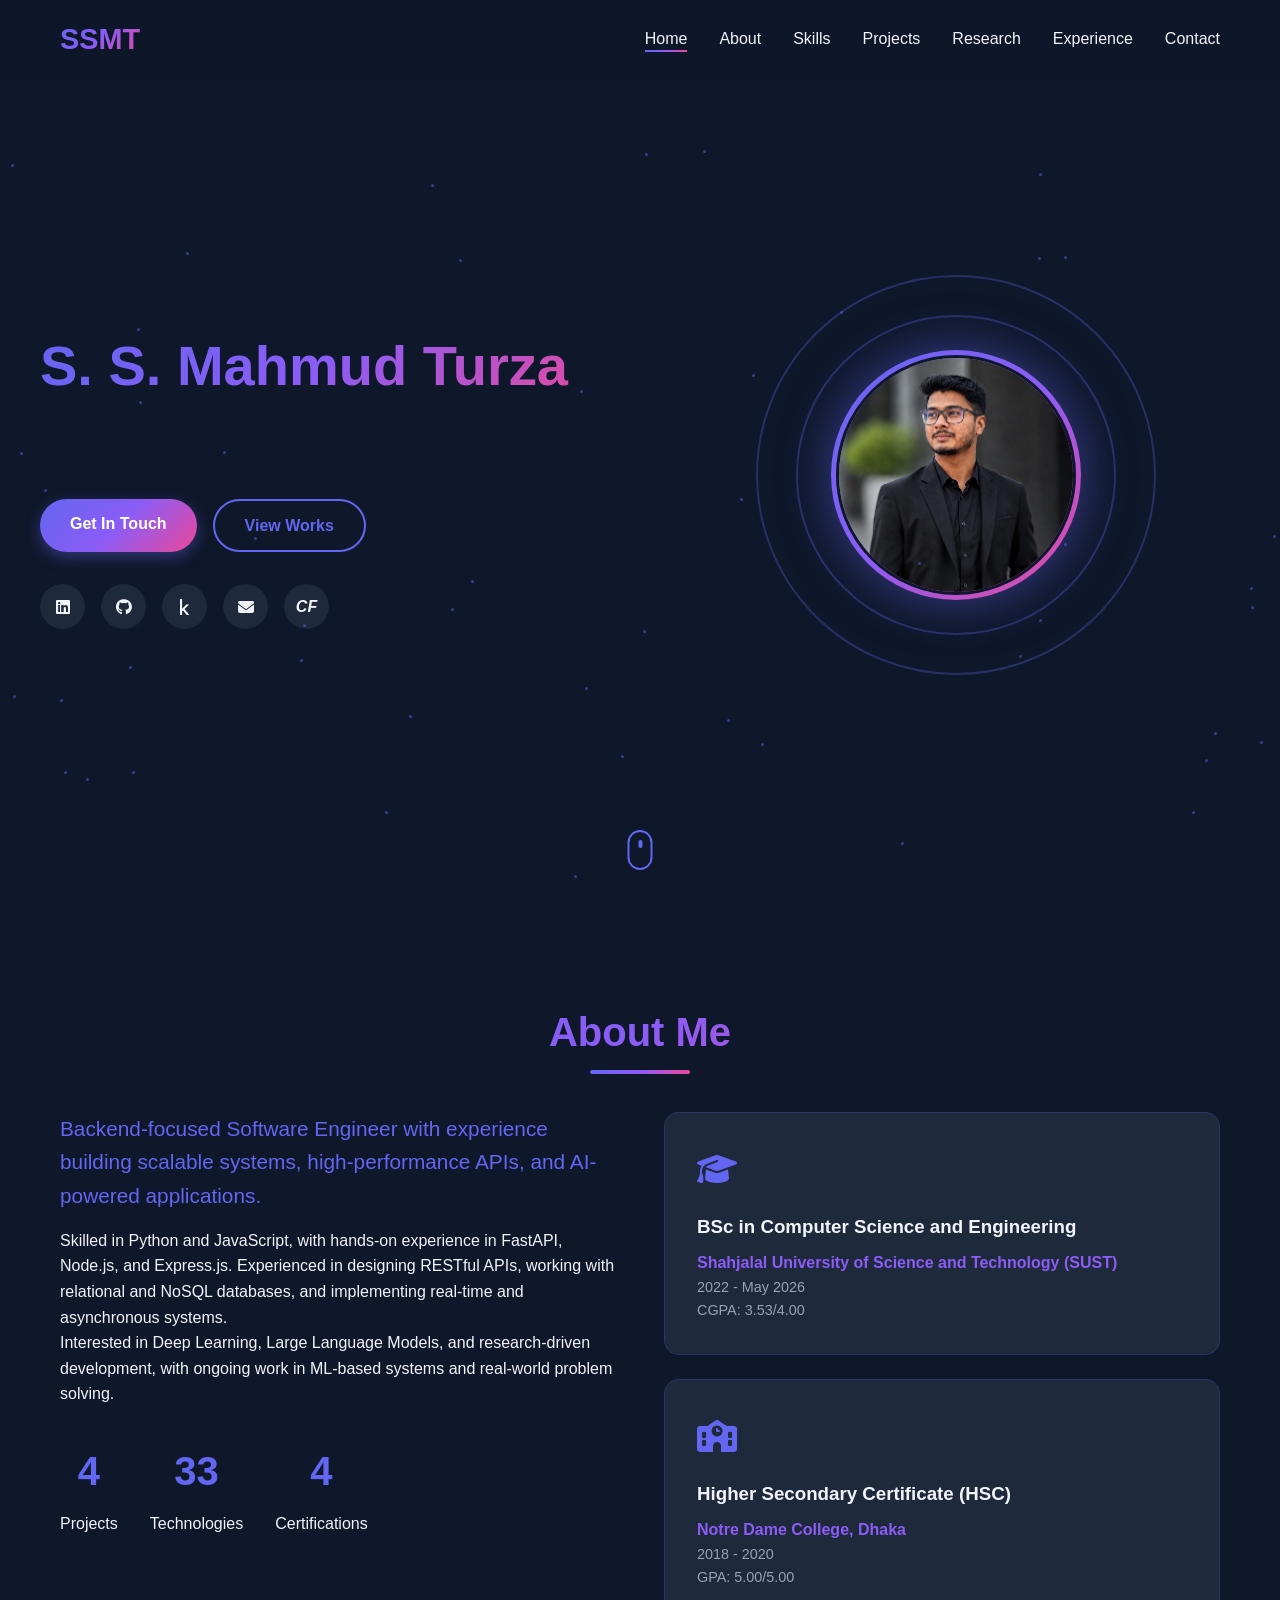
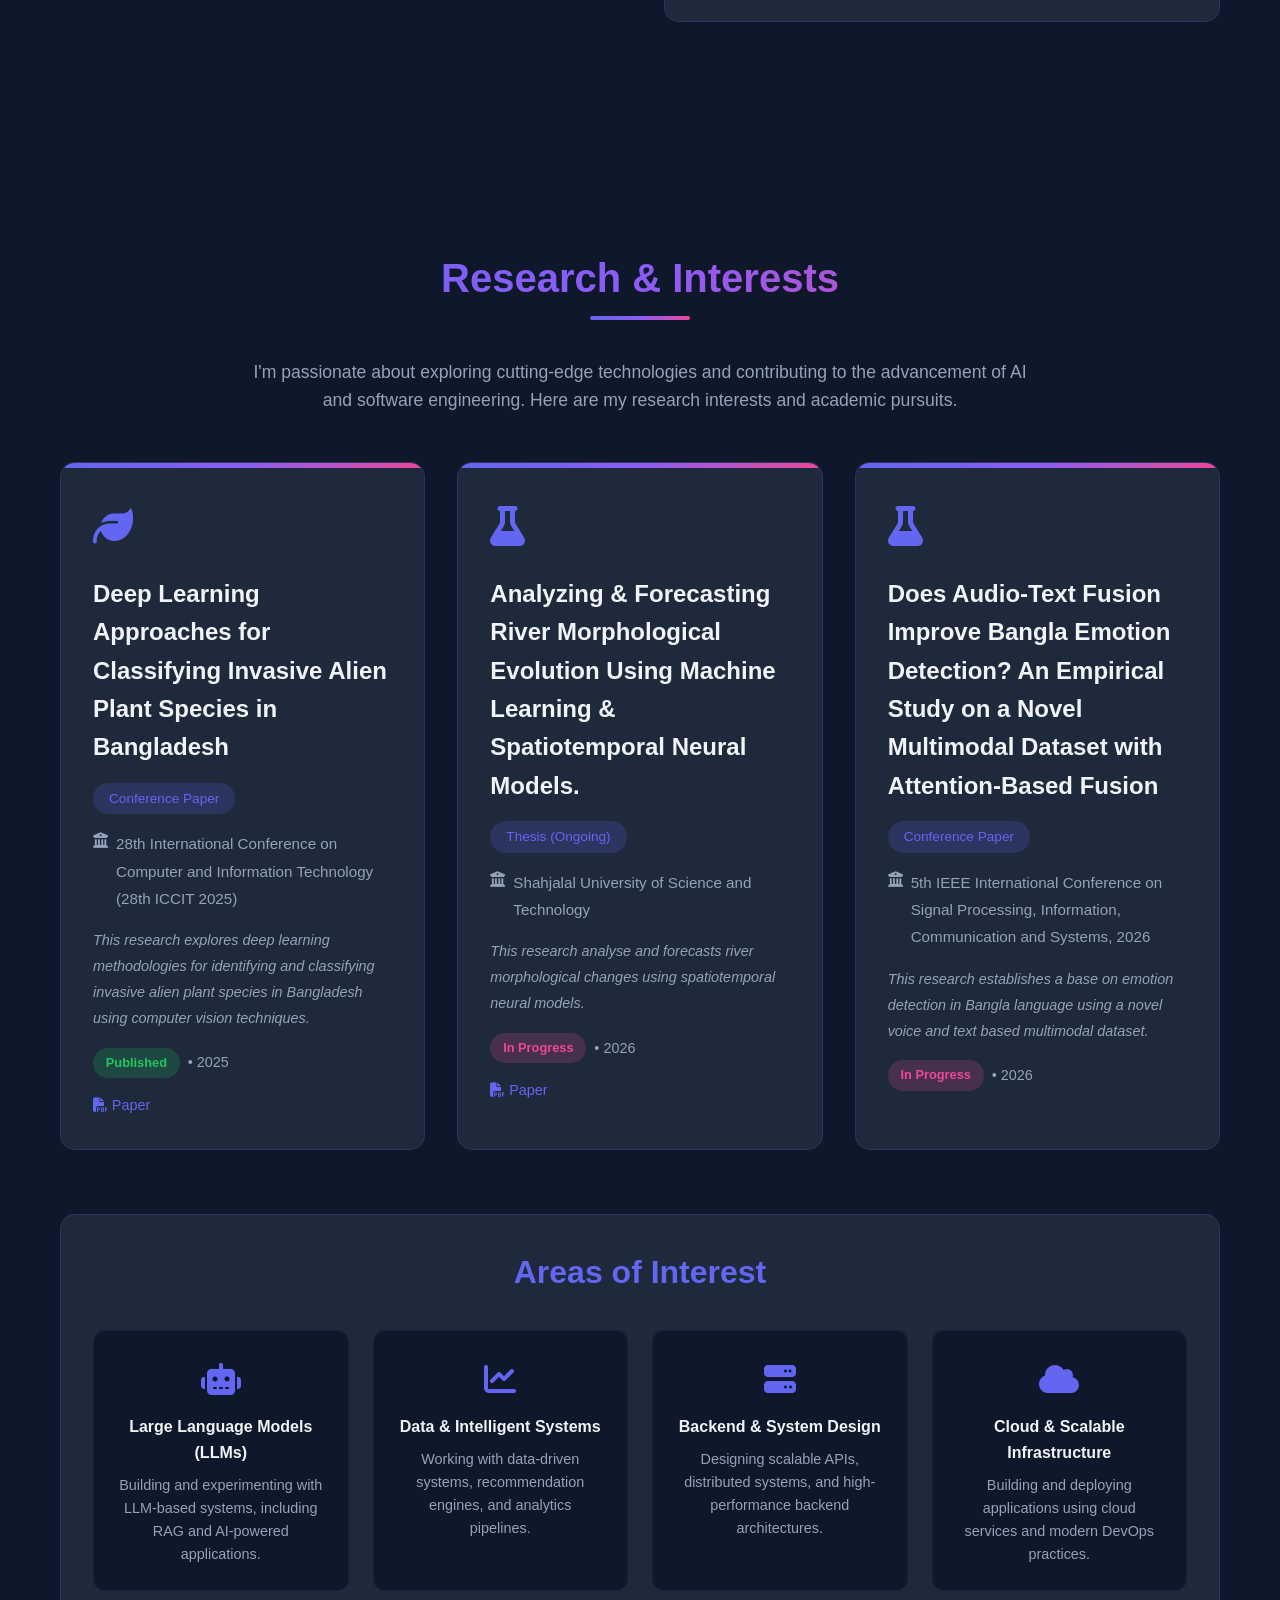
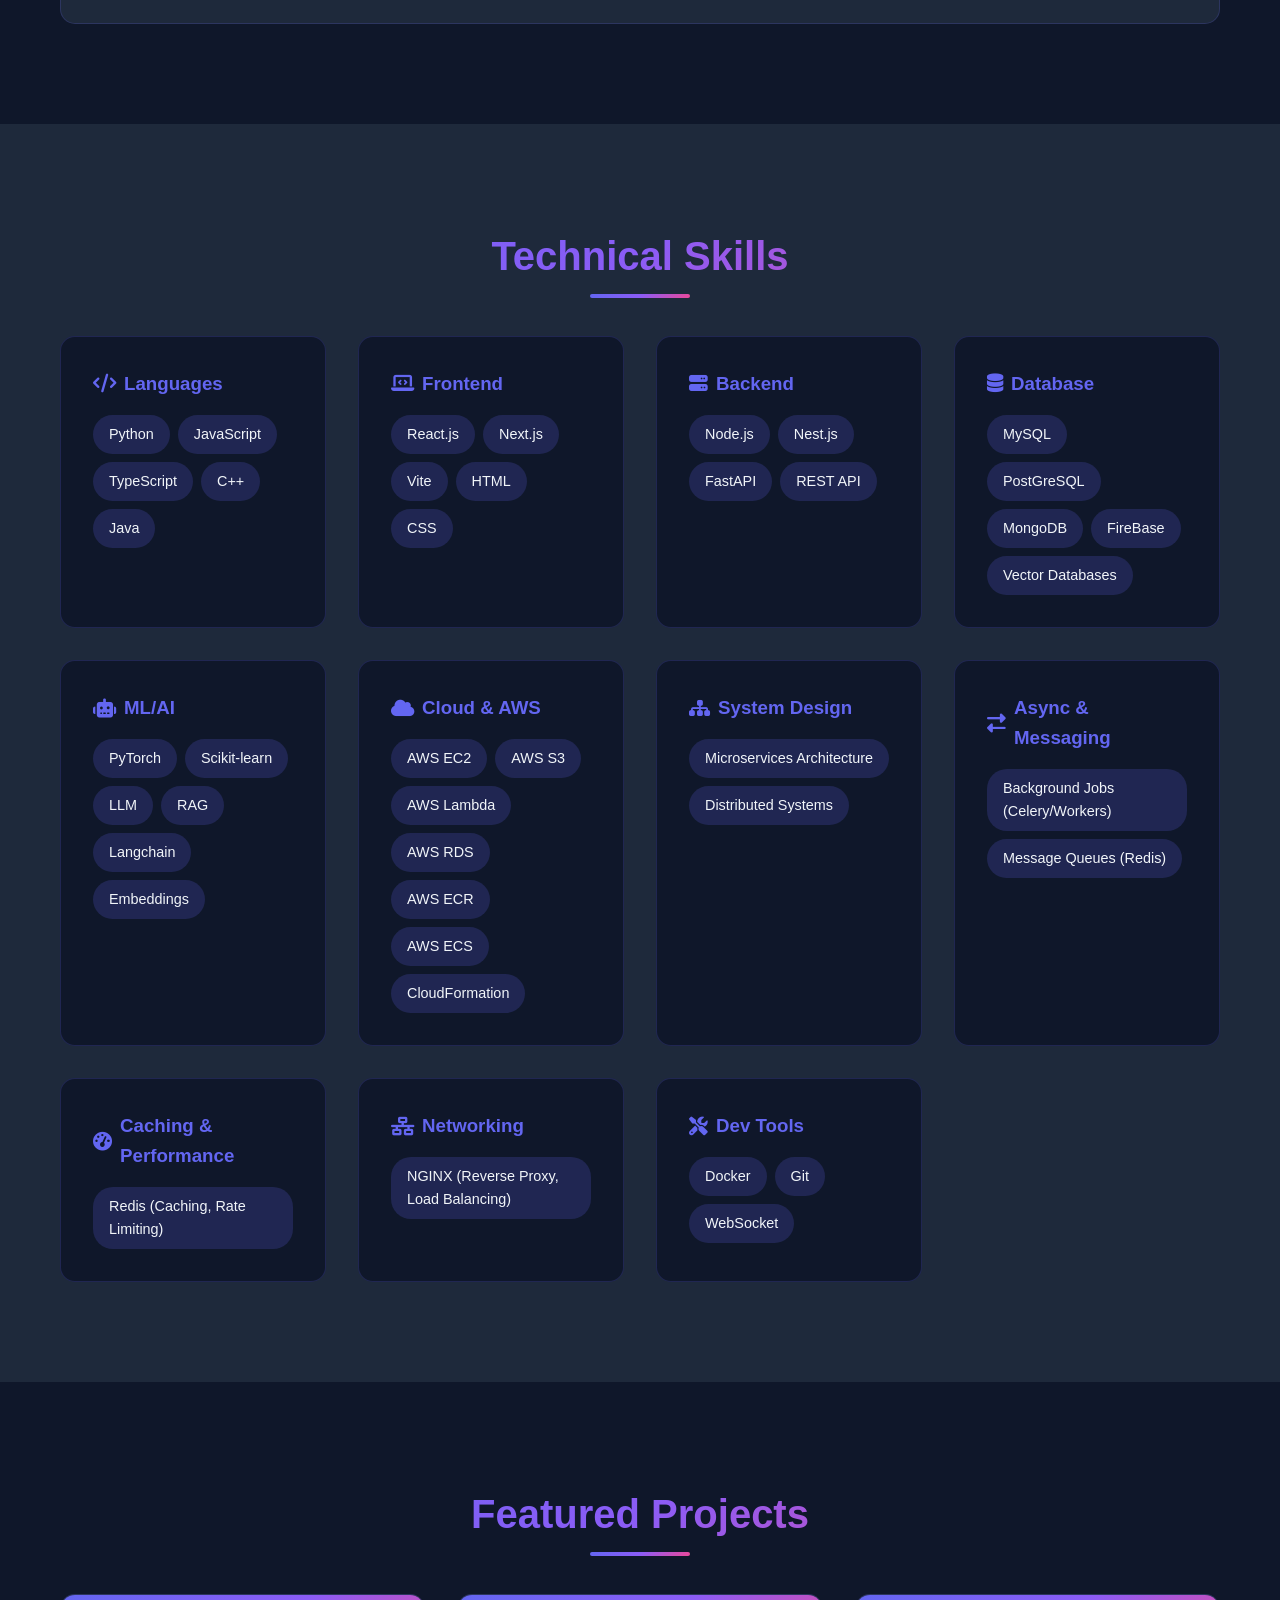
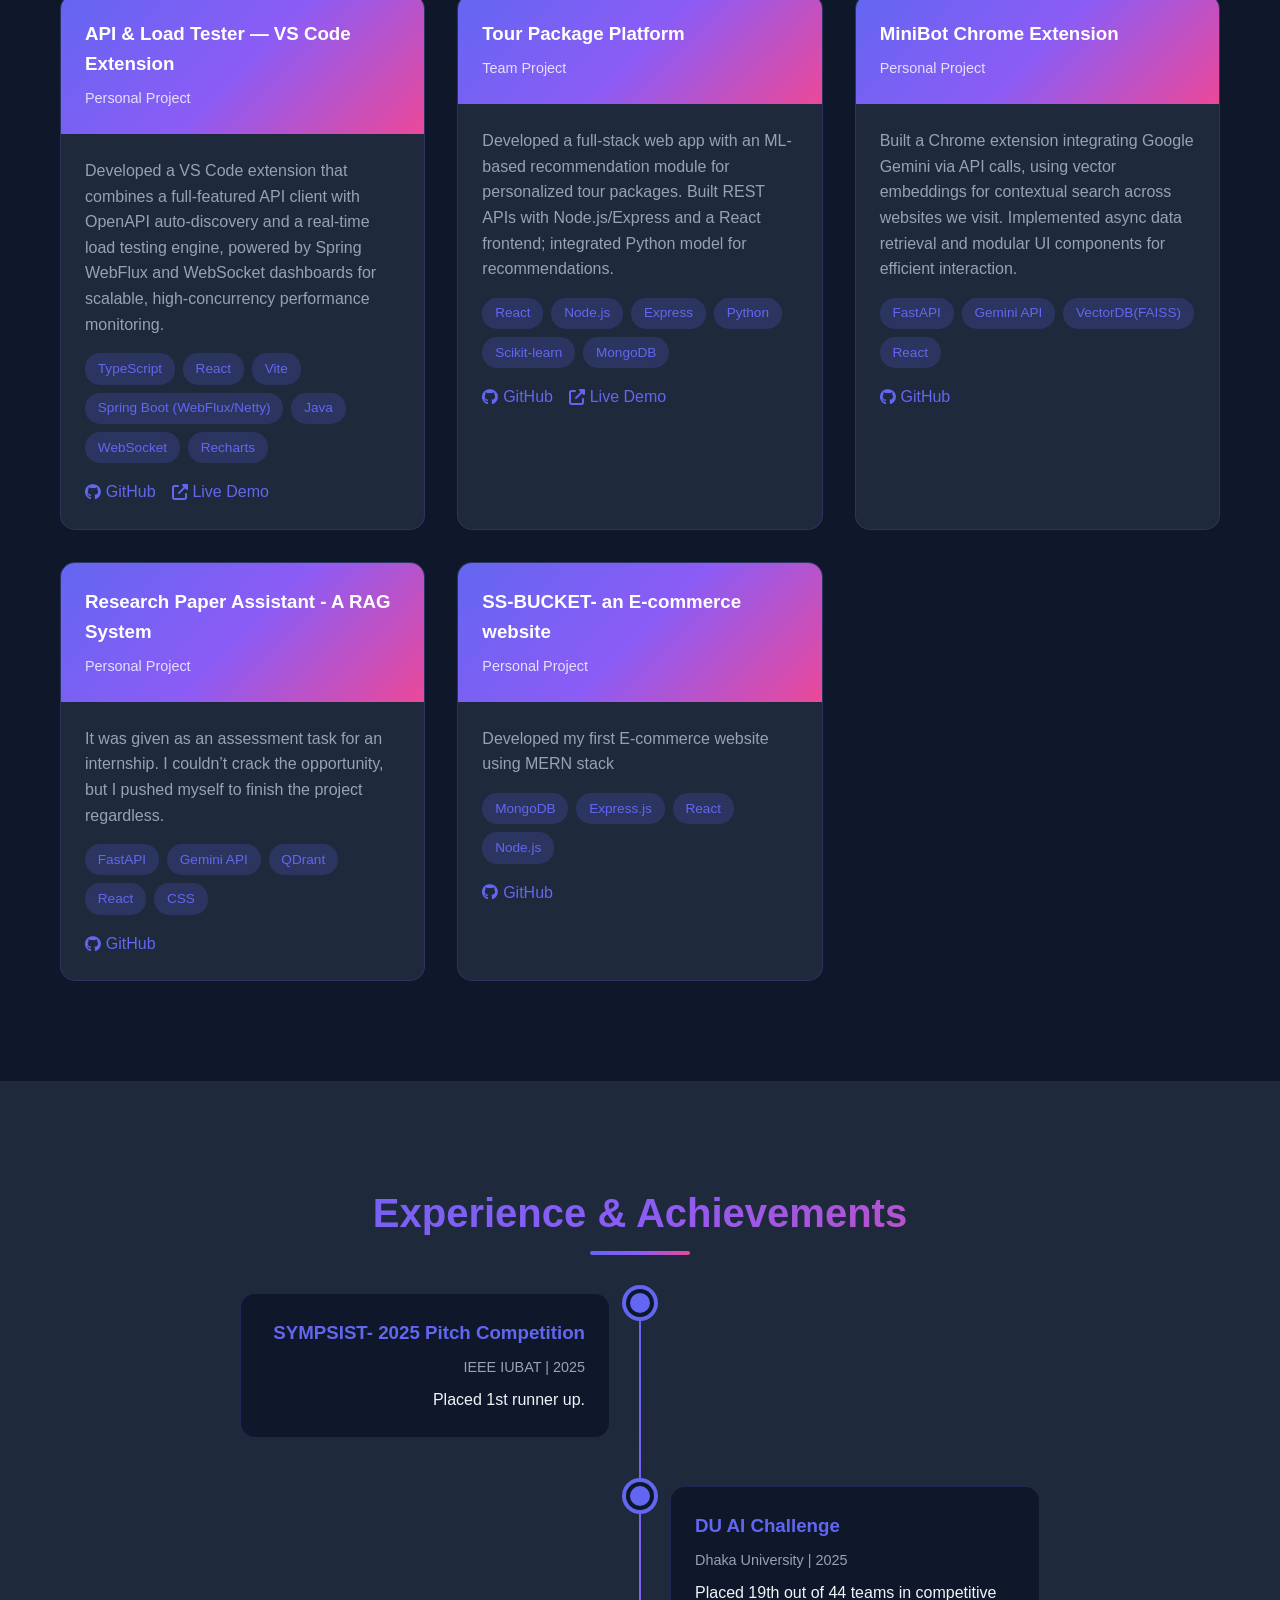
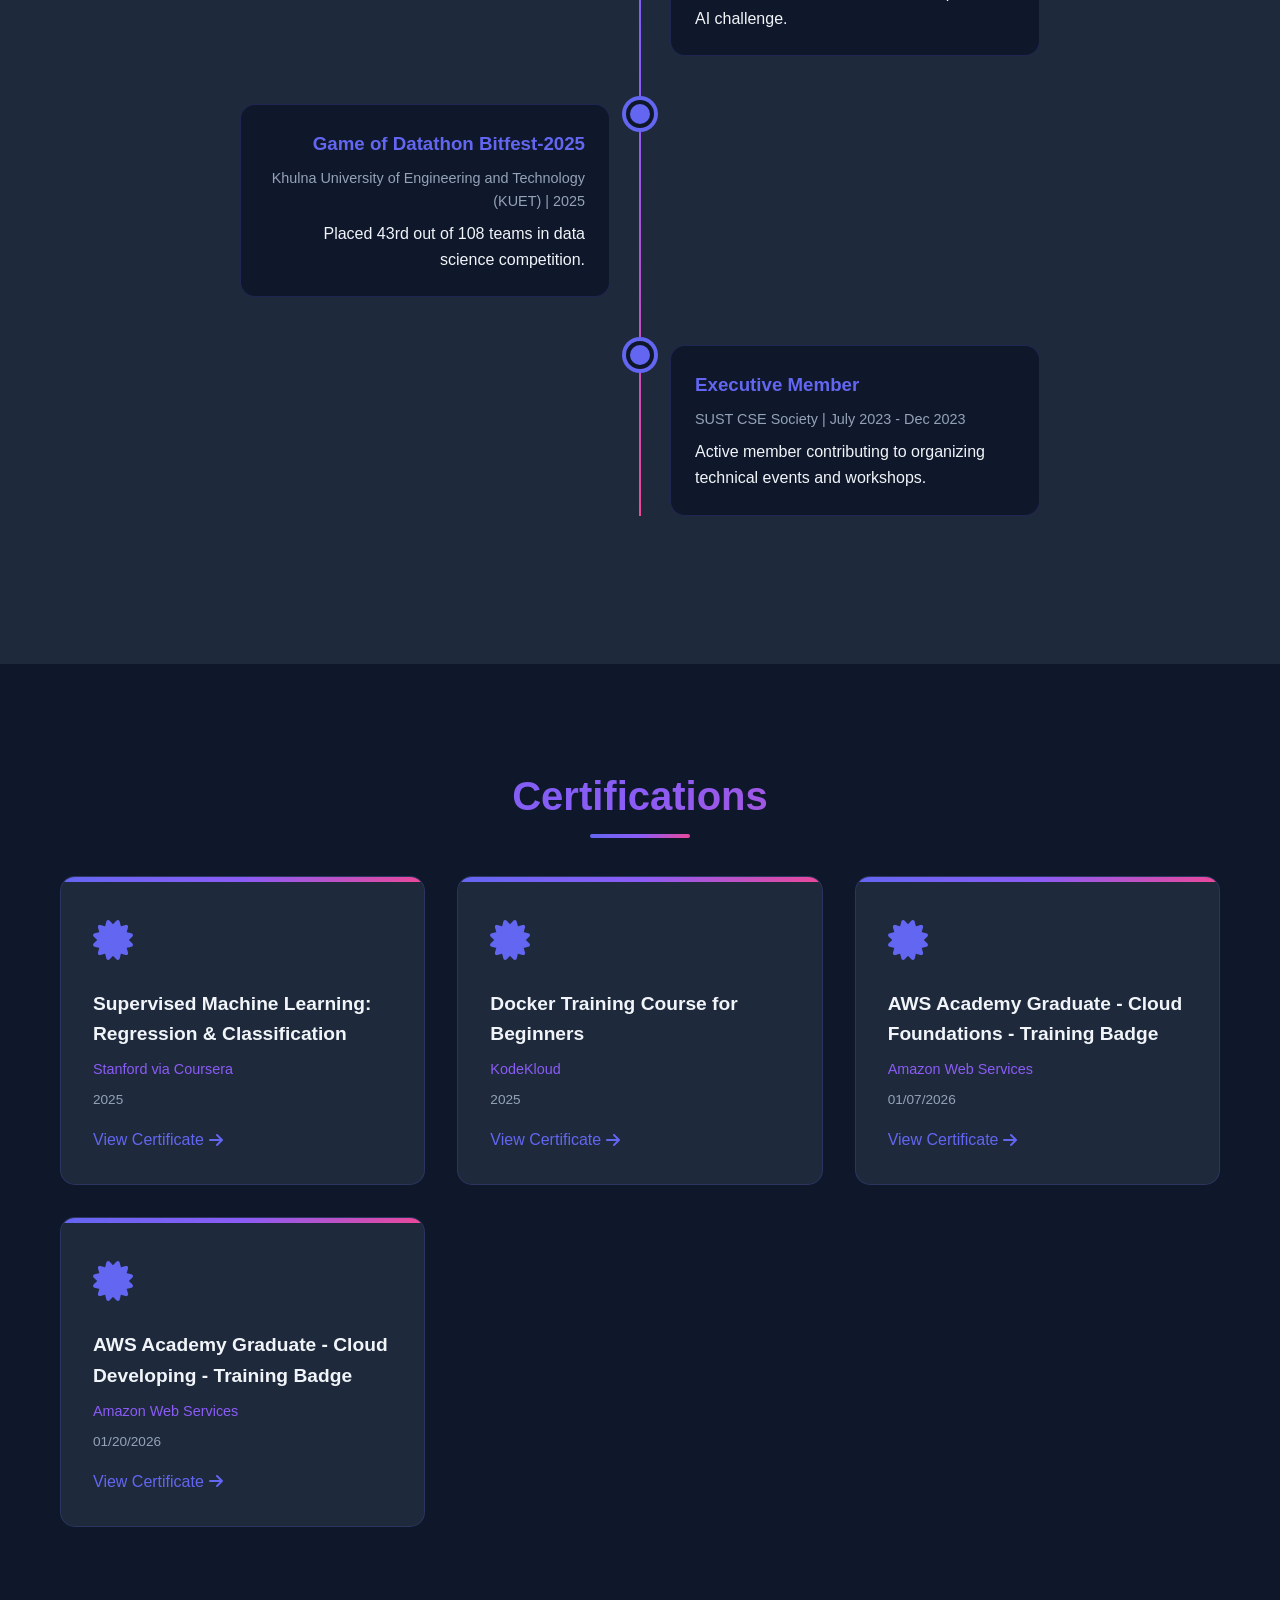
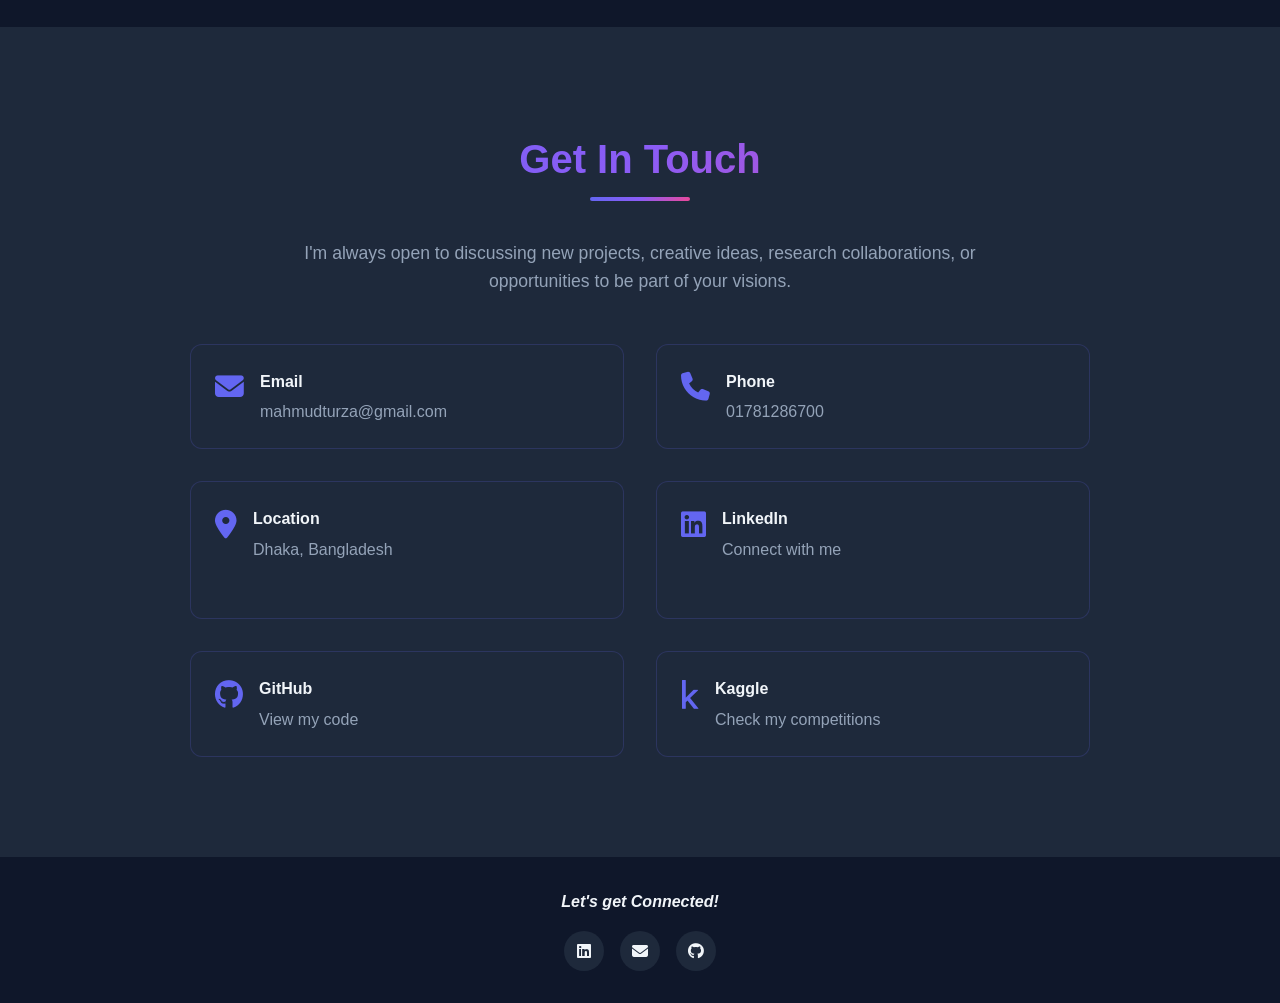
<file: index.html>
<!DOCTYPE html>
<html lang="en">

<head>
    <meta charset="UTF-8">
    <meta name="viewport" content="width=device-width, initial-scale=1.0">
    <title>S. S. Mahmud Turza | Backend Developer & Researcher</title>
    <link rel="stylesheet" href="style.css">
    <link rel="stylesheet" href="https://cdnjs.cloudflare.com/ajax/libs/font-awesome/6.4.0/css/all.min.css">
</head>

<body>
    <!-- Navigation -->
    <nav id="navbar">
        <div class="nav-container">
            <div class="logo">SSMT</div>
            <ul class="nav-menu">
                <li><a href="#home" class="nav-link">Home</a></li>
                <li><a href="#about" class="nav-link">About</a></li>
                <li><a href="#skills" class="nav-link">Skills</a></li>
                <li><a href="#projects" class="nav-link">Projects</a></li>
                <li><a href="#research" class="nav-link">Research</a></li>
                <li><a href="#experience" class="nav-link">Experience</a></li>
                <li><a href="#contact" class="nav-link">Contact</a></li>
            </ul>
            <!-- <div class="mode-toggle">
                <button id="modeToggle" class="toggle-btn" title="Switch to Infrastructure Mode">
                    <i class="fas fa-cube"></i>
                </button>
            </div> -->
            <div class="hamburger">
                <span></span>
                <span></span>
                <span></span>
            </div>
        </div>
    </nav>

    <!-- Hero Section -->
    <section id="home" class="hero">
        <div class="hero-content">
            <div class="hero-text">
                <h1 class="glitch" data-text="S. S. Mahmud Turza">S. S. Mahmud Turza</h1>
                <p class="typing-text"></p>
                <div class="hero-buttons">
                    <a href="#contact" class="btn btn-primary">Get In Touch</a>
                    <a href="#projects" class="btn btn-secondary">View Works</a>
                </div>
                <div class="social-links">
                    <a href="https://www.linkedin.com/in/s-s-mahmud-turza-30034b226/" target="_blank" class="social-icon"><i
                            class="fab fa-linkedin"></i></a>
                    <a href="https://github.com/Turza39" target="_blank" class="social-icon"><i
                            class="fab fa-github"></i></a>
                    <a href="https://www.kaggle.com/ssmahmudturza" target="_blank" class="social-icon"><i
                            class="fab fa-kaggle"></i></a>
                    <a href="mailto:mahmudturza@gmail.com" class="social-icon"><i class="fas fa-envelope"></i></a>
                    <a href="https://codeforces.com/profile/ItsTurza039" target="_blank" class="social-icon"><i><b>CF</b></i></a>

                </div>
            </div>
            <div class="hero-image">
                <div class="image-container">
                    <div class="orbit orbit-1"></div>
                    <div class="orbit orbit-2"></div>
                    <div class="orbit orbit-3"></div>
                    <div class="profile-circle">
                        <img src="S_S_Mahmud_Turza_b.jpg" alt="S. S. Mahmud Turza" class="profile-img">
                    </div>
                </div>
            </div>
        </div>
        <div class="scroll-indicator">
            <div class="mouse"></div>
        </div>
    </section>

    <!-- About Section -->
    <section id="about" class="about">
        <div class="container">
            <h2 class="section-title">About Me</h2>
            <div class="about-content">
                <div class="about-text">
                    <p class="lead">Backend-focused Software Engineer with experience building scalable systems, high-performance APIs, and AI-powered applications.</p>

                    <p>Skilled in Python and JavaScript, with hands-on experience in FastAPI, Node.js, and Express.js. Experienced in designing RESTful APIs, working with relational and NoSQL databases, and implementing real-time and asynchronous systems.</p>

                    <p>Interested in Deep Learning, Large Language Models, and research-driven development, with ongoing work in ML-based systems and real-world problem solving.</p>
                    <div class="about-stats">
                        <div class="stat-item">
                            <h3 id="projectCount" class="counter">0</h3>
                            <p>Projects</p>
                        </div>
                        <div class="stat-item">
                            <h3 id="techCount" class="counter">0</h3>
                            <p>Technologies</p>
                        </div>
                        <div class="stat-item">
                            <h3 id="certCount" class="counter">0</h3>
                            <p>Certifications</p>
                        </div>
                    </div>
                </div>
                <div class="about-education">
                    <div class="education-card">
                        <div class="edu-icon"><i class="fas fa-graduation-cap"></i></div>
                        <h3>BSc in Computer Science and Engineering</h3>
                        <p class="institution">Shahjalal University of Science and Technology (SUST)</p>
                        <p class="year">2022 - May 2026</p>
                        <p class="gpa">CGPA: 3.53/4.00</p>
                    </div>
                    <div class="education-card">
                        <div class="edu-icon"><i class="fas fa-school"></i></div>
                        <h3>Higher Secondary Certificate (HSC)</h3>
                        <p class="institution">Notre Dame College, Dhaka</p>
                        <p class="year">2018 - 2020</p>
                        <p class="gpa">GPA: 5.00/5.00</p>
                    </div>
                </div>
            </div>
        </div>
    </section>

    <!-- Research Section -->
    <section id="research" class="research">
        <div class="container">
            <h2 class="section-title">Research & Interests</h2>
            <div class="research-intro">
                <p>I'm passionate about exploring cutting-edge technologies and contributing to the advancement of AI
                    and software engineering. Here are my research interests and academic pursuits.</p>
            </div>
            <div class="research-grid" id="researchGrid"></div>

            <div class="research-interests">
                <h3>Areas of Interest</h3>
                <div class="interests-container" id="interestsContainer"></div>
            </div>
        </div>
    </section>

    <!-- Skills Section -->
    <section id="skills" class="skills">
        <div class="container">
            <h2 class="section-title">Technical Skills</h2>
            <div class="skills-container" id="skillsContainer"></div>
        </div>
    </section>

    <!-- Projects Section -->
    <section id="projects" class="projects">
        <div class="container">
            <h2 class="section-title">Featured Projects</h2>
            <div class="projects-grid" id="projectsGrid"></div>
        </div>
    </section>



    <!-- Experience Section -->
    <section id="experience" class="experience">
        <div class="container">
            <h2 class="section-title">Experience & Achievements</h2>
            <div class="timeline" id="experienceTimeline"></div>
        </div>
    </section>


    <!-- Certifications Section -->
    <section id="certifications" class="certifications">
        <div class="container">
            <h2 class="section-title">Certifications</h2>
            <div class="certifications-grid" id="certificationsGrid"></div>
        </div>
    </section>

    <!-- Contact Section -->
    <section id="contact" class="contact">
        <div class="container">
            <h2 class="section-title">Get In Touch</h2>
            <div class="contact-content-center">
                <div class="contact-info">
                    <!-- <h3>Let's Connect!</h3> -->
                    <p>I'm always open to discussing new projects, creative ideas, research collaborations, or
                        opportunities to be part of your visions.</p>
                    <div class="contact-items">
                        <div class="contact-item">
                            <i class="fas fa-envelope"></i>
                            <div>
                                <h4>Email</h4>
                                <a href="mailto:mahmudturza@gmail.com">mahmudturza@gmail.com</a>
                            </div>
                        </div>
                        <div class="contact-item">
                            <i class="fas fa-phone"></i>
                            <div>
                                <h4>Phone</h4>
                                <a href="tel:+8801781286700">01781286700</a>
                            </div>
                        </div>
                        <div class="contact-item">
                            <i class="fas fa-map-marker-alt"></i>
                            <div>
                                <h4>Location</h4>
                                <p>Dhaka, Bangladesh</p>
                            </div>
                        </div>
                        <div class="contact-item">
                            <i class="fab fa-linkedin"></i>
                            <div>
                                <h4>LinkedIn</h4>
                                <a href="https://www.linkedin.com/in/s-s-mahmud-turza-30034b226/"
                                    target="_blank">Connect with me</a>
                            </div>
                        </div>
                        <div class="contact-item">
                            <i class="fab fa-github"></i>
                            <div>
                                <h4>GitHub</h4>
                                <a href="https://github.com/Turza39" target="_blank">View my code</a>
                            </div>
                        </div>
                        <div class="contact-item">
                            <i class="fab fa-kaggle"></i>
                            <div>
                                <h4>Kaggle</h4>
                                <a href="https://www.kaggle.com/ssmahmudturza" target="_blank">Check my competitions</a>
                            </div>
                        </div>
                    </div>
                </div>
            </div>
        </div>
    </section>

    <!-- Footer -->
    <footer class="footer">
        <div class="container">
            <!-- <p>&copy; 2025 S. S. Mahmud Turza. All rights reserved.</p> -->
             <i><b>Let's get Connected!</b></i>
            <div class="footer-social">
                <a href="https://www.linkedin.com/in/s-s-mahmud-turza-30034b226/" target="_blank"><i
                        class="fab fa-linkedin"></i></a>
                <a href="mailto:mahmudturza@gmail.com" class="social-icon"><i class="fas fa-envelope"></i></a>
                <a href="https://github.com/Turza39" target="_blank"><i class="fab fa-github"></i></a>
                <!-- <a href="https://www.kaggle.com/ssmahmudturza" target="_blank"><i class="fab fa-kaggle"></i></a> -->
            </div>
        </div>
    </footer>

    <script src="script.js"></script>
</body>

</html>
</file>
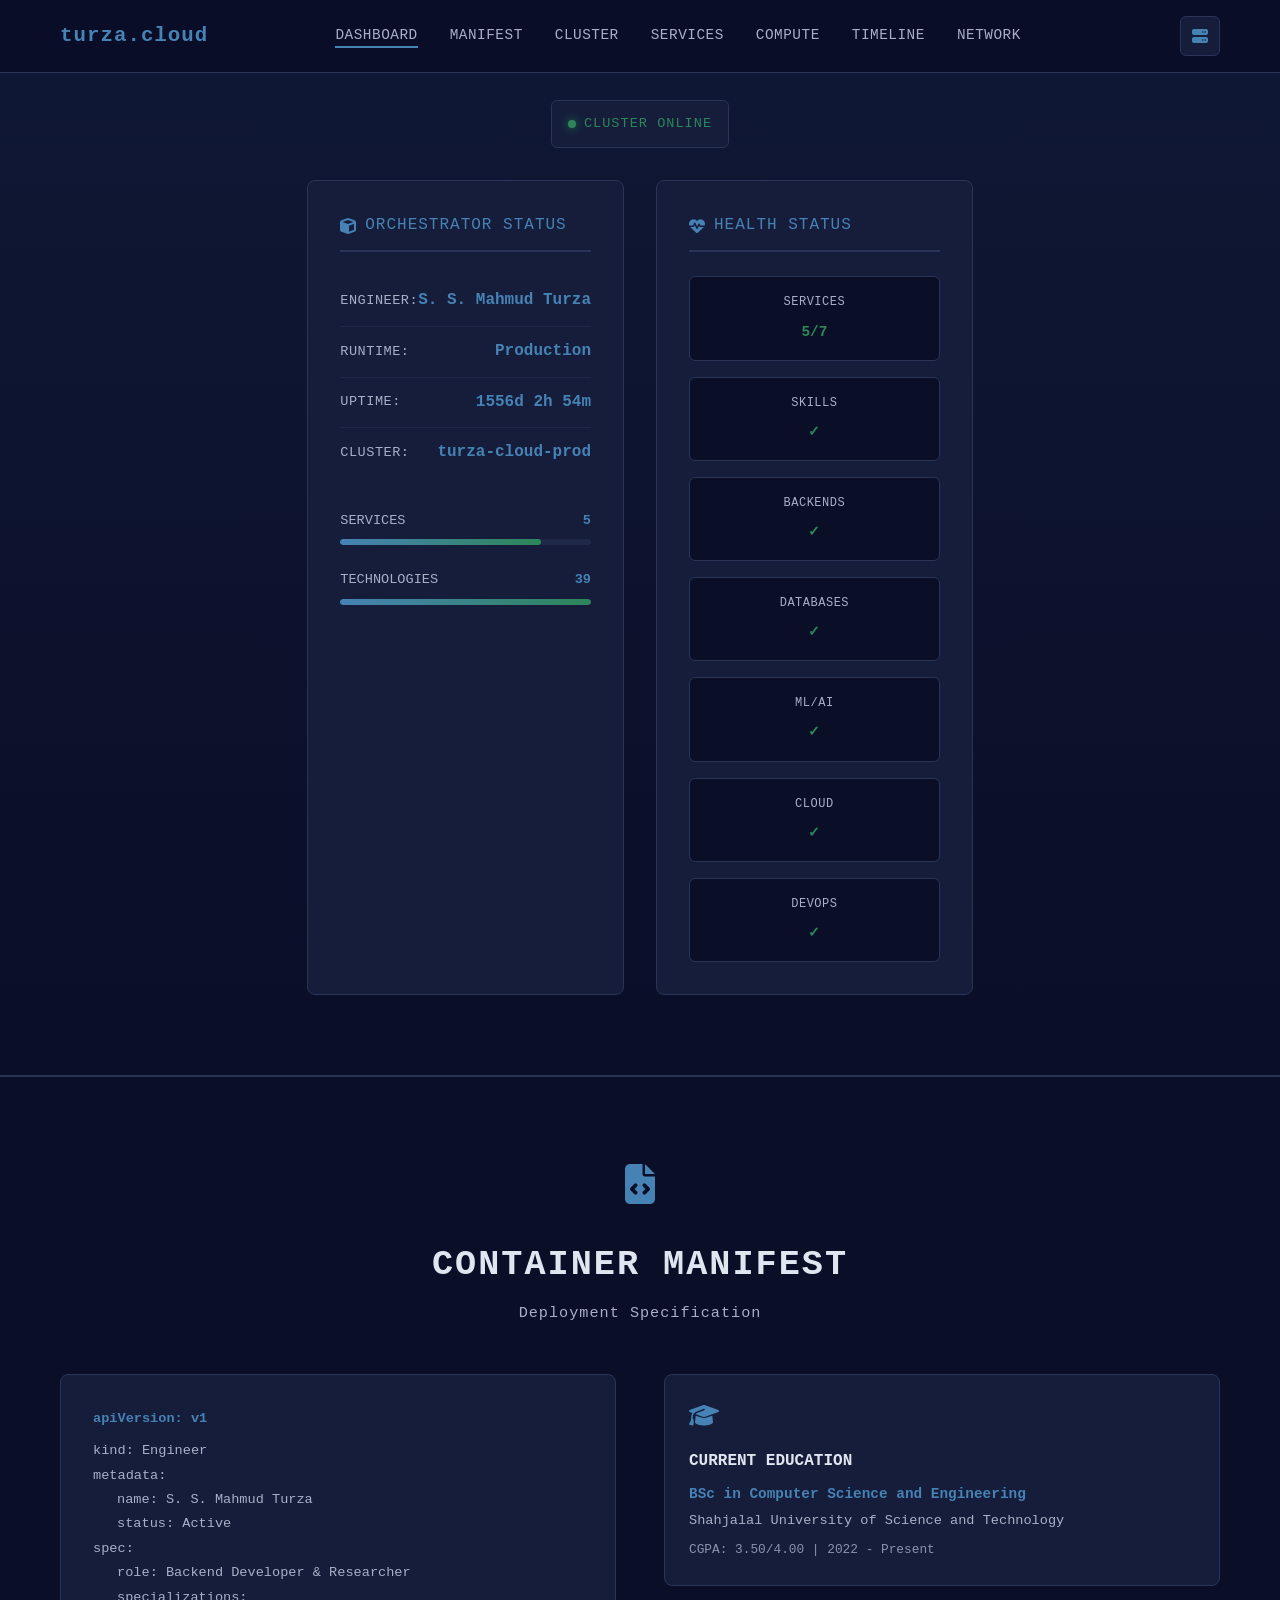
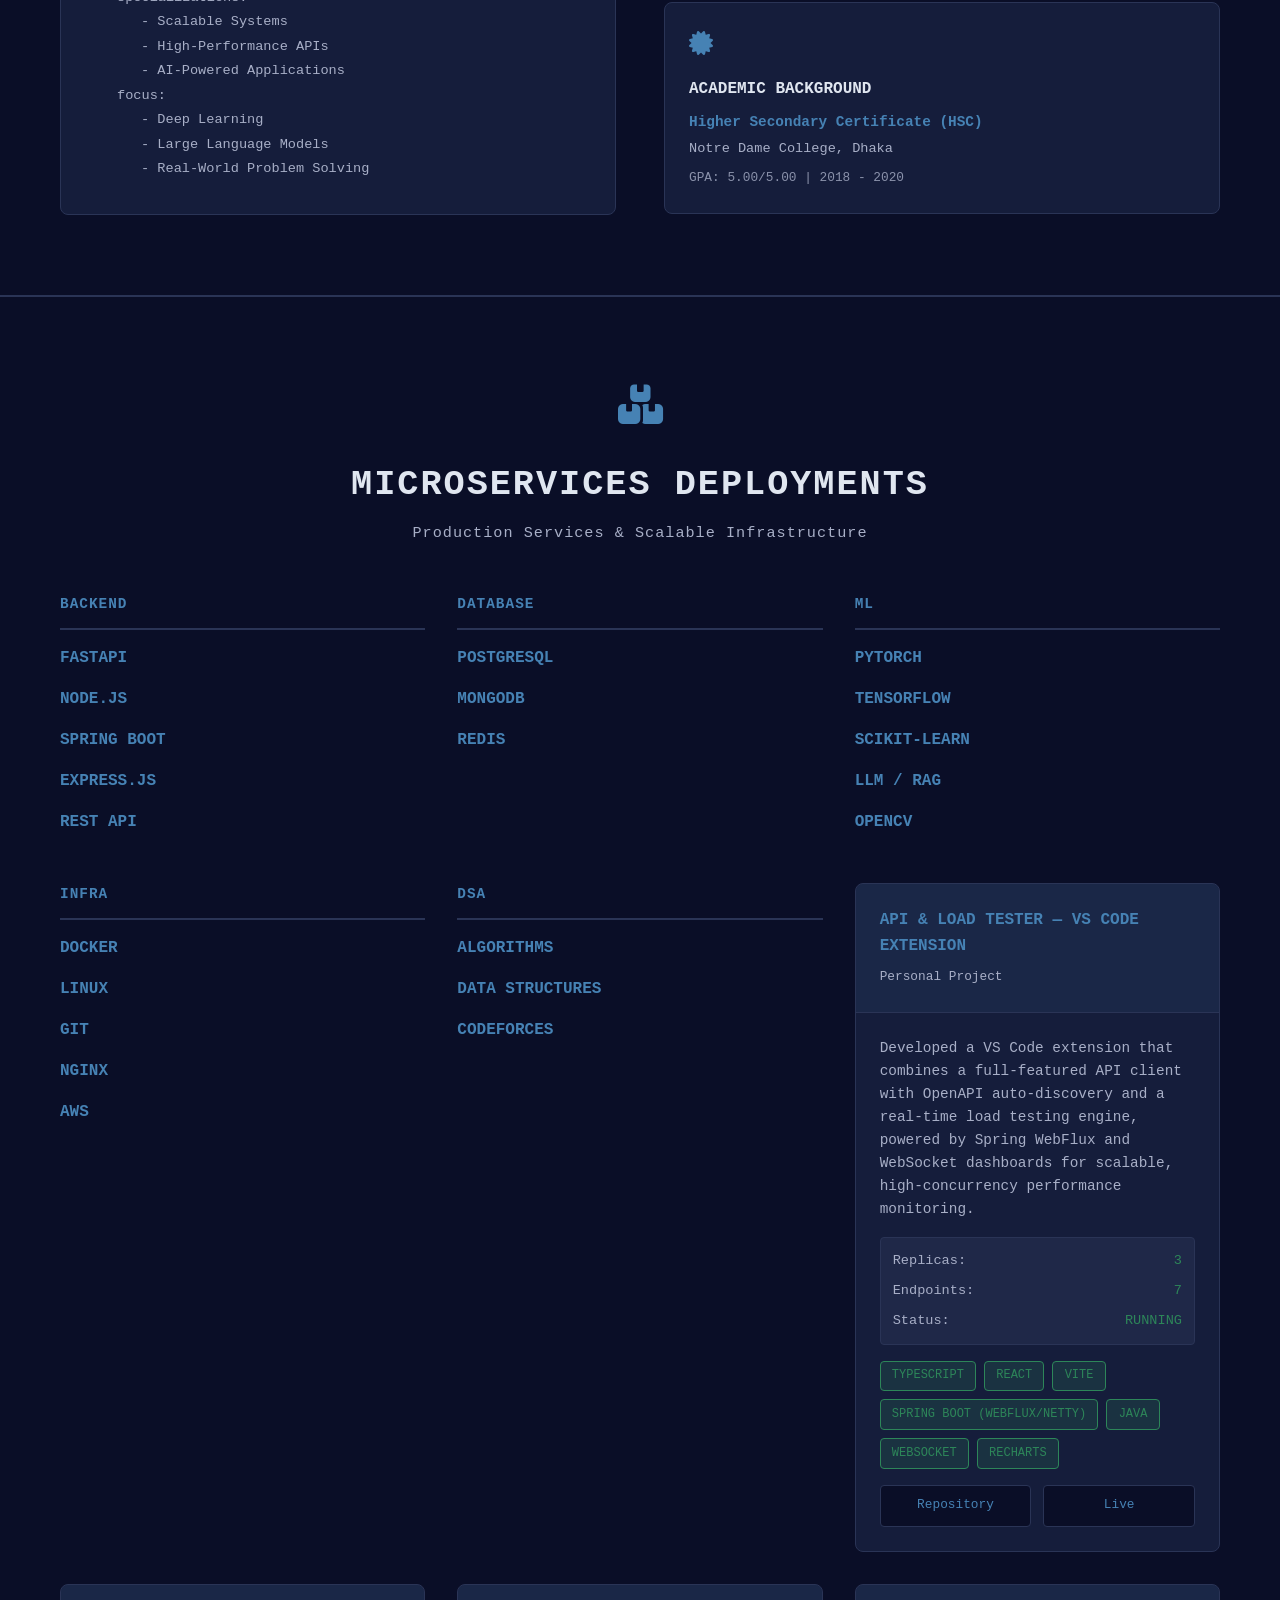
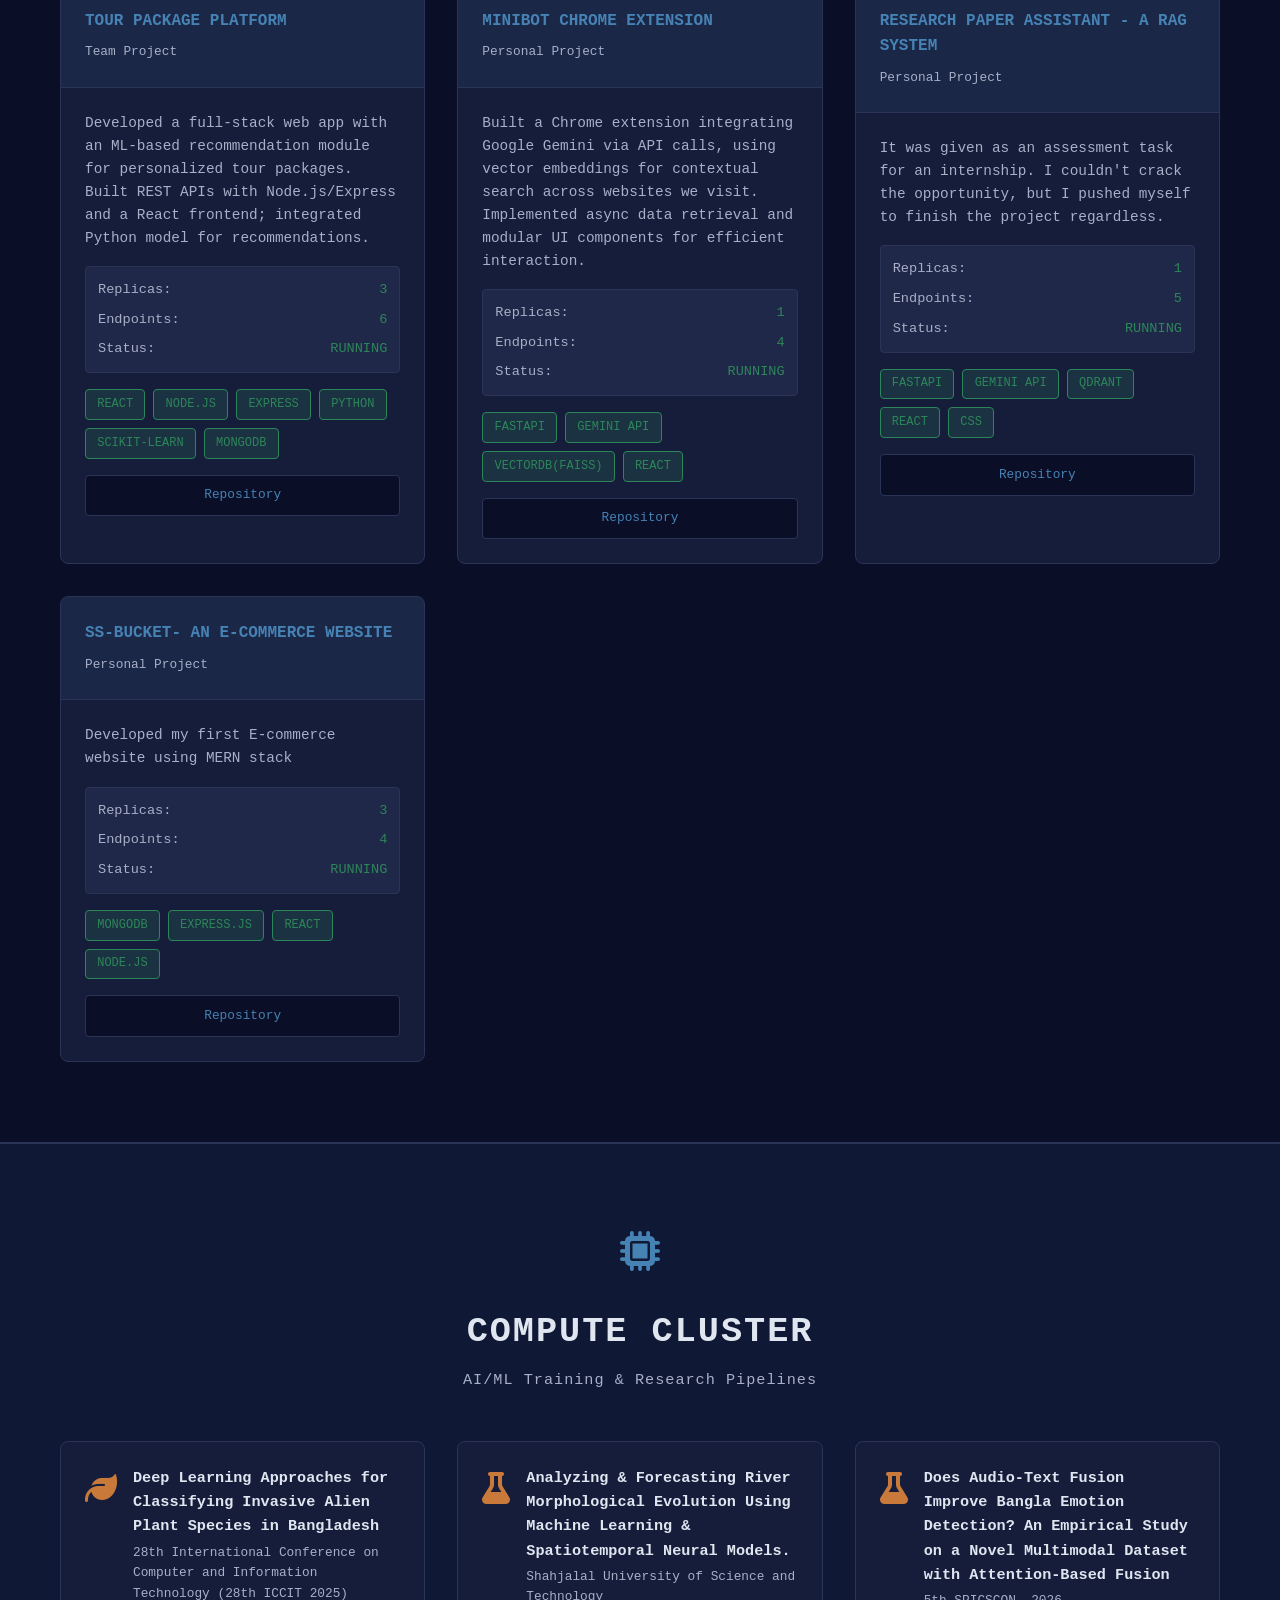
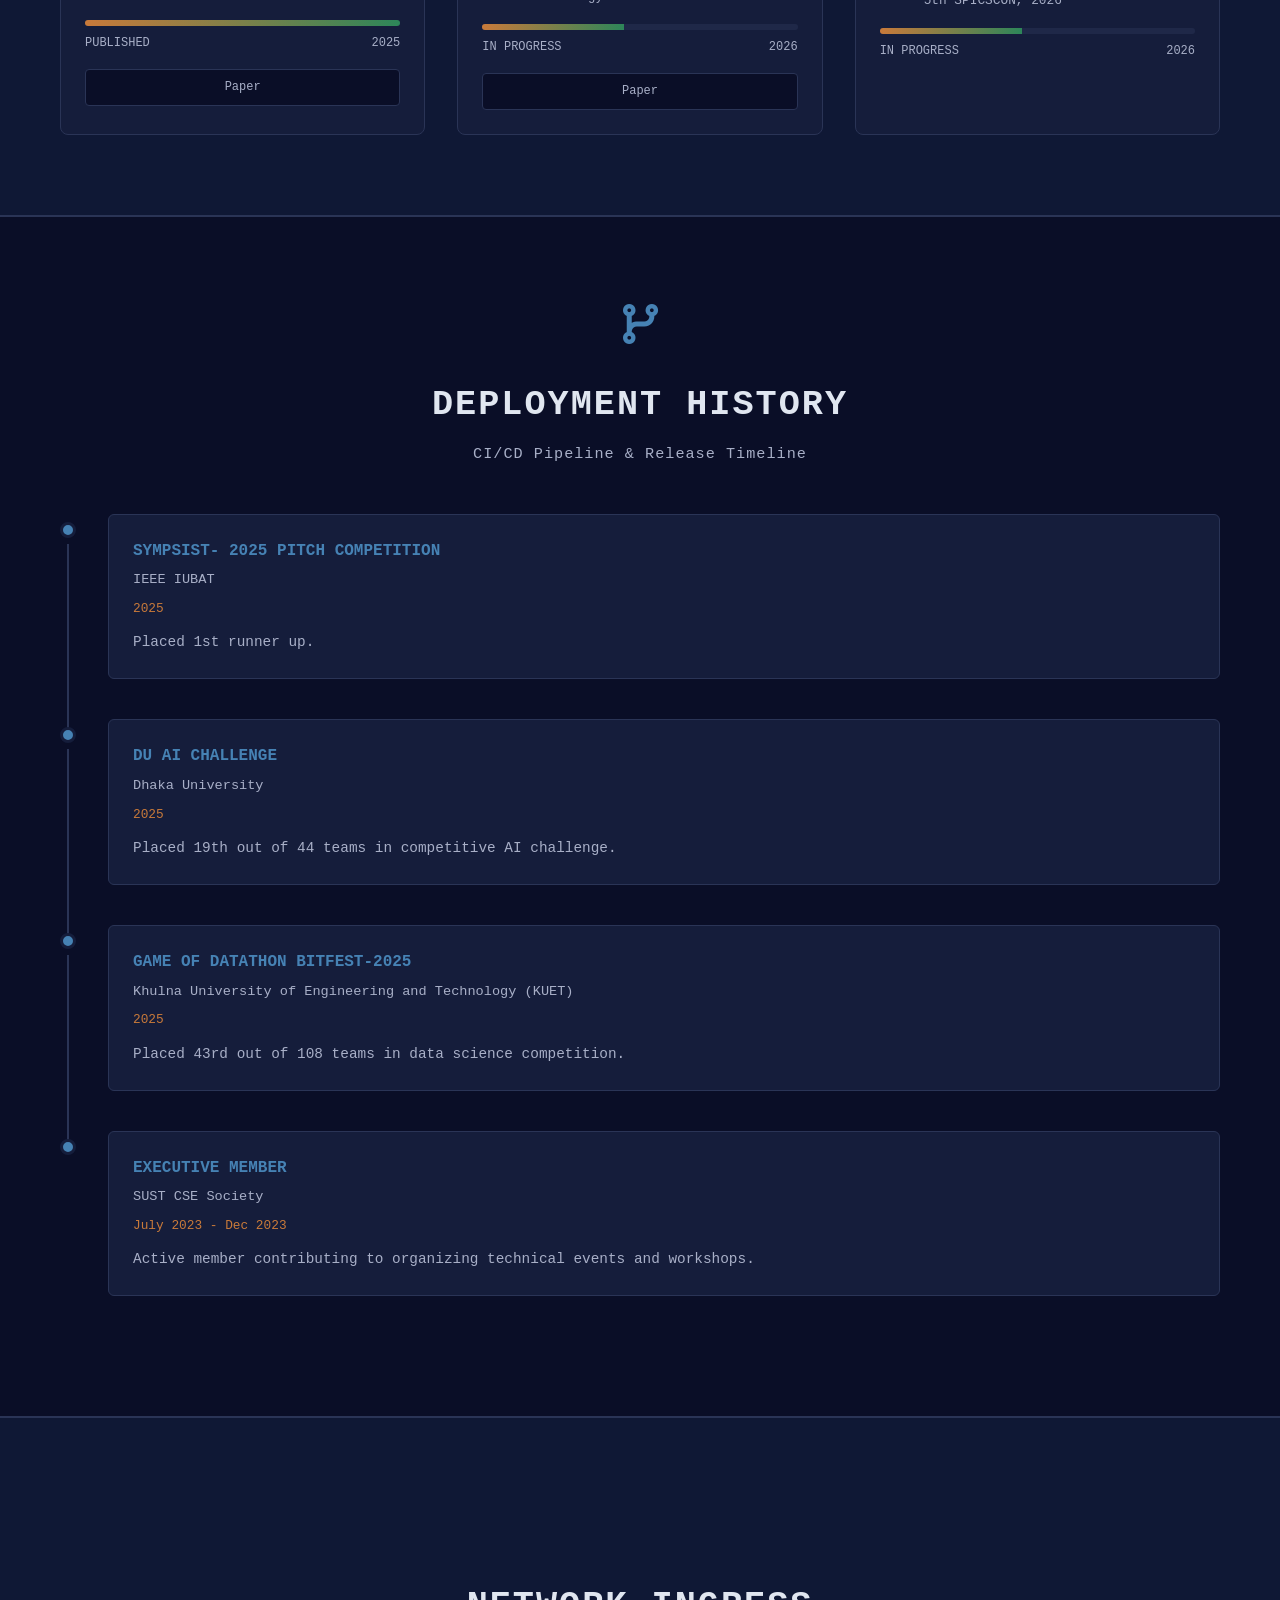
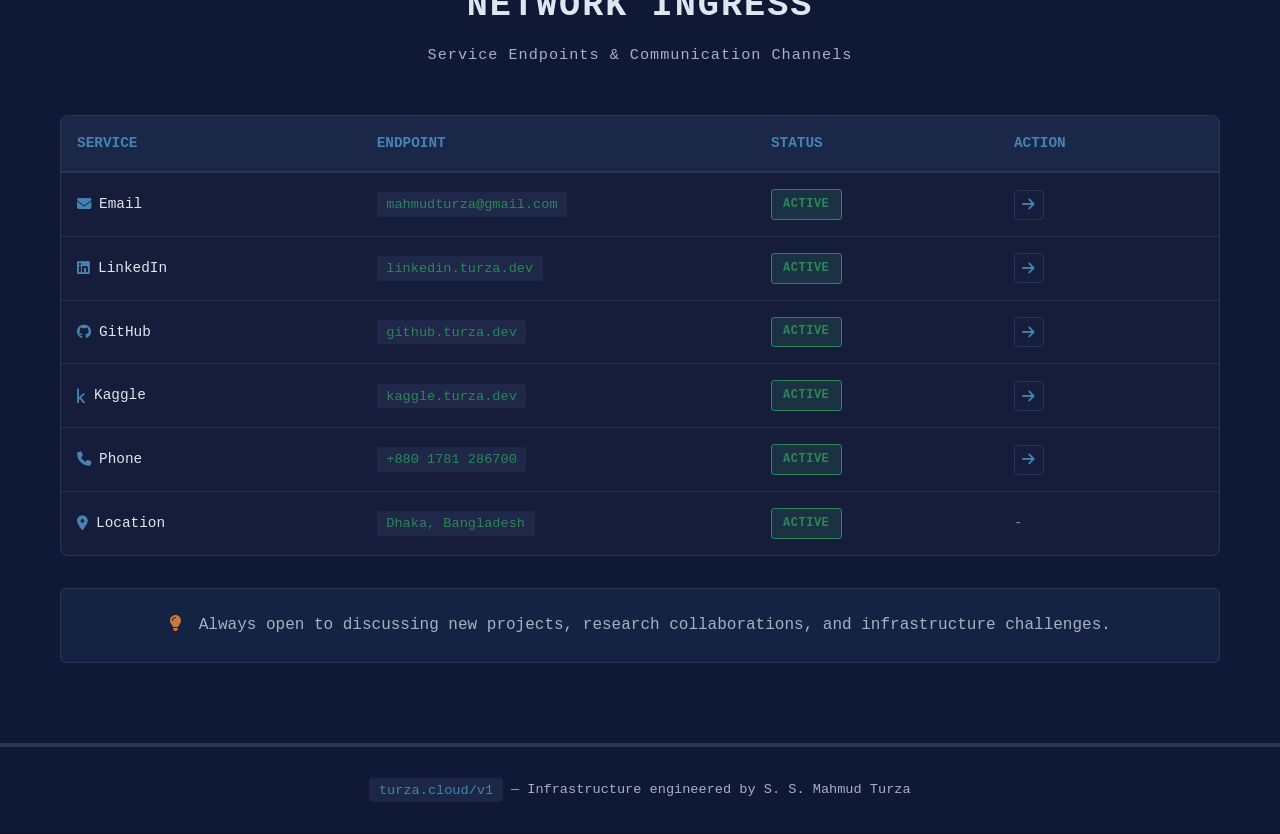
<file: infra.html>
<!DOCTYPE html>
<html lang="en">

<head>
    <meta charset="UTF-8">
    <meta name="viewport" content="width=device-width, initial-scale=1.0">
    <title>S. S. Mahmud Turza | Infrastructure Engineer</title>
    <link rel="stylesheet" href="infra.css">
    <link rel="stylesheet" href="https://cdnjs.cloudflare.com/ajax/libs/font-awesome/6.4.0/css/all.min.css">
</head>

<body>
    <!-- Navigation -->
    <nav id="navbar" class="infra-navbar">
        <div class="nav-container">
            <div class="logo">turza.cloud</div>
            <ul class="nav-menu">
                <li><a href="#dashboard" class="nav-link">Dashboard</a></li>
                <li><a href="#manifest" class="nav-link">Manifest</a></li>
                <li><a href="#cluster" class="nav-link">Cluster</a></li>
                <li><a href="#services" class="nav-link">Services</a></li>
                <li><a href="#compute" class="nav-link">Compute</a></li>
                <li><a href="#timeline" class="nav-link">Timeline</a></li>
                <li><a href="#network" class="nav-link">Network</a></li>
            </ul>
            <div class="mode-toggle">
                <button id="modeToggle" class="toggle-btn" title="Switch to Classic Mode">
                    <i class="fas fa-server"></i>
                </button>
            </div>
            <div class="hamburger">
                <span></span>
                <span></span>
                <span></span>
            </div>
        </div>
    </nav>

    <!-- Dashboard Section (Hero → Orchestrator) -->
    <section id="dashboard" class="dashboard">
        <div class="container">
            <div class="dashboard-header">
                <div class="status-bar">
                    <span class="status-indicator online"></span>
                    <span class="status-text">CLUSTER ONLINE</span>
                </div>
            </div>

            <div class="orchestrator-grid">
                <!-- Left Panel -->
                <div class="dashboard-panel left-panel">
                    <div class="panel-title">
                        <i class="fas fa-cube"></i> Orchestrator Status
                    </div>
                    <div class="info-block">
                        <div class="info-row">
                            <span class="label">Engineer:</span>
                            <span class="value">S. S. Mahmud Turza</span>
                        </div>
                        <div class="info-row">
                            <span class="label">Runtime:</span>
                            <span class="value">Production</span>
                        </div>
                        <div class="info-row">
                            <span class="label">Uptime:</span>
                            <span class="value" id="uptime">0d 0h 0m</span>
                        </div>
                        <div class="info-row">
                            <span class="label">Cluster:</span>
                            <span class="value">turza-cloud-prod</span>
                        </div>
                    </div>

                    <div class="metrics-block">
                        <div class="metric-item">
                            <div class="metric-header">
                                <span>Services</span>
                                <span class="metric-value" id="serviceCount">0</span>
                            </div>
                            <div class="metric-bar">
                                <div class="metric-fill" style="width: 80%"></div>
                            </div>
                        </div>
                        <div class="metric-item">
                            <div class="metric-header">
                                <span>Technologies</span>
                                <span class="metric-value" id="techCountInfra">0</span>
                            </div>
                            <div class="metric-bar">
                                <div class="metric-fill" style="width: 100%"></div>
                            </div>
                        </div>
                    </div>
                </div>

                <!-- Right Panel -->
                <div class="dashboard-panel right-panel">
                    <div class="panel-title">
                        <i class="fas fa-heartbeat"></i> Health Status
                    </div>
                    <div class="health-grid" id="healthGrid">
                        <!-- Will be populated by JS -->
                    </div>
                </div>
            </div>
        </div>
    </section>

    <!-- About Section → Container Manifest -->
    <section id="manifest" class="manifest">
        <div class="container">
            <div class="section-header">
                <div class="header-icon">
                    <i class="fas fa-file-code"></i>
                </div>
                <h2>Container Manifest</h2>
                <p class="header-subtitle">Deployment Specification</p>
            </div>

            <div class="manifest-content">
                <div class="manifest-spec">
                    <div class="spec-section">
                        <div class="spec-title">apiVersion: v1</div>
                        <div class="spec-line">kind: Engineer</div>
                        <div class="spec-line">metadata:</div>
                        <div class="spec-line indent-1">name: S. S. Mahmud Turza</div>
                        <div class="spec-line indent-1">status: Active</div>
                        <div class="spec-line">spec:</div>
                        <div class="spec-line indent-1">role: Backend Developer & Researcher</div>
                        <div class="spec-line indent-1">specializations:</div>
                        <div class="spec-line indent-2">- Scalable Systems</div>
                        <div class="spec-line indent-2">- High-Performance APIs</div>
                        <div class="spec-line indent-2">- AI-Powered Applications</div>
                        <div class="spec-line indent-1">focus:</div>
                        <div class="spec-line indent-2">- Deep Learning</div>
                        <div class="spec-line indent-2">- Large Language Models</div>
                        <div class="spec-line indent-2">- Real-World Problem Solving</div>
                    </div>
                </div>

                <div class="education-specs">
                    <div class="education-spec-card">
                        <div class="spec-icon">
                            <i class="fas fa-graduation-cap"></i>
                        </div>
                        <h3>Current Education</h3>
                        <p class="spec-value">BSc in Computer Science and Engineering</p>
                        <p class="spec-meta">Shahjalal University of Science and Technology</p>
                        <p class="spec-detail">CGPA: 3.50/4.00 | 2022 - Present</p>
                    </div>
                    <div class="education-spec-card">
                        <div class="spec-icon">
                            <i class="fas fa-certificate"></i>
                        </div>
                        <h3>Academic Background</h3>
                        <p class="spec-value">Higher Secondary Certificate (HSC)</p>
                        <p class="spec-meta">Notre Dame College, Dhaka</p>
                        <p class="spec-detail">GPA: 5.00/5.00 | 2018 - 2020</p>
                    </div>
                </div>
            </div>
        </div>
    </section>

    <!-- Projects Section → Microservices -->
    <section id="services" class="microservices">
        <div class="container">
            <div class="section-header">
                <div class="header-icon">
                    <i class="fas fa-boxes"></i>
                </div>
                <h2>Microservices Deployments</h2>
                <p class="header-subtitle">Production Services & Scalable Infrastructure</p>
            </div>

            <div class="services-grid" id="servicesGrid">
                <!-- Will be populated by JS -->
            </div>
        </div>
    </section>

    <!-- Research Section → AI Compute Cluster -->
    <section id="compute" class="compute-cluster">
        <div class="container">
            <div class="section-header">
                <div class="header-icon">
                    <i class="fas fa-microchip"></i>
                </div>
                <h2>Compute Cluster</h2>
                <p class="header-subtitle">AI/ML Training & Research Pipelines</p>
            </div>

            <div class="compute-grid" id="computeGrid">
                <!-- Will be populated by JS -->
            </div>
        </div>
    </section>

    <!-- Experience Section → Deployment Timeline -->
    <section id="timeline" class="deployment-timeline">
        <div class="container">
            <div class="section-header">
                <div class="header-icon">
                    <i class="fas fa-code-branch"></i>
                </div>
                <h2>Deployment History</h2>
                <p class="header-subtitle">CI/CD Pipeline & Release Timeline</p>
            </div>

            <div class="pipeline-container" id="pipelineContainer">
                <!-- Will be populated by JS -->
            </div>
        </div>
    </section>

    <!-- Contact Section → Network Layer -->
    <section id="network" class="network-layer">
        <div class="container">
            <div class="section-header">
                <div class="header-icon">
                    <i class="fas fa-router"></i>
                </div>
                <h2>Network Ingress</h2>
                <p class="header-subtitle">Service Endpoints & Communication Channels</p>
            </div>

            <div class="ingress-table">
                <div class="ingress-header">
                    <div class="ingress-col">Service</div>
                    <div class="ingress-col">Endpoint</div>
                    <div class="ingress-col">Status</div>
                    <div class="ingress-col">Action</div>
                </div>

                <div class="ingress-row">
                    <div class="ingress-col">
                        <div class="service-label"><i class="fas fa-envelope"></i> Email</div>
                    </div>
                    <div class="ingress-col">
                        <code>mahmudturza@gmail.com</code>
                    </div>
                    <div class="ingress-col">
                        <span class="status-badge active">ACTIVE</span>
                    </div>
                    <div class="ingress-col">
                        <a href="mailto:mahmudturza@gmail.com" class="ingress-link">
                            <i class="fas fa-arrow-right"></i>
                        </a>
                    </div>
                </div>

                <div class="ingress-row">
                    <div class="ingress-col">
                        <div class="service-label"><i class="fab fa-linkedin"></i> LinkedIn</div>
                    </div>
                    <div class="ingress-col">
                        <code>linkedin.turza.dev</code>
                    </div>
                    <div class="ingress-col">
                        <span class="status-badge active">ACTIVE</span>
                    </div>
                    <div class="ingress-col">
                        <a href="https://www.linkedin.com/in/s-s-mahmud-turza-30034b226/" target="_blank"
                            class="ingress-link">
                            <i class="fas fa-arrow-right"></i>
                        </a>
                    </div>
                </div>

                <div class="ingress-row">
                    <div class="ingress-col">
                        <div class="service-label"><i class="fab fa-github"></i> GitHub</div>
                    </div>
                    <div class="ingress-col">
                        <code>github.turza.dev</code>
                    </div>
                    <div class="ingress-col">
                        <span class="status-badge active">ACTIVE</span>
                    </div>
                    <div class="ingress-col">
                        <a href="https://github.com/Turza39" target="_blank" class="ingress-link">
                            <i class="fas fa-arrow-right"></i>
                        </a>
                    </div>
                </div>

                <div class="ingress-row">
                    <div class="ingress-col">
                        <div class="service-label"><i class="fab fa-kaggle"></i> Kaggle</div>
                    </div>
                    <div class="ingress-col">
                        <code>kaggle.turza.dev</code>
                    </div>
                    <div class="ingress-col">
                        <span class="status-badge active">ACTIVE</span>
                    </div>
                    <div class="ingress-col">
                        <a href="https://www.kaggle.com/ssmahmudturza" target="_blank" class="ingress-link">
                            <i class="fas fa-arrow-right"></i>
                        </a>
                    </div>
                </div>

                <div class="ingress-row">
                    <div class="ingress-col">
                        <div class="service-label"><i class="fas fa-phone"></i> Phone</div>
                    </div>
                    <div class="ingress-col">
                        <code>+880 1781 286700</code>
                    </div>
                    <div class="ingress-col">
                        <span class="status-badge active">ACTIVE</span>
                    </div>
                    <div class="ingress-col">
                        <a href="tel:+8801781286700" class="ingress-link">
                            <i class="fas fa-arrow-right"></i>
                        </a>
                    </div>
                </div>

                <div class="ingress-row">
                    <div class="ingress-col">
                        <div class="service-label"><i class="fas fa-map-marker-alt"></i> Location</div>
                    </div>
                    <div class="ingress-col">
                        <code>Dhaka, Bangladesh</code>
                    </div>
                    <div class="ingress-col">
                        <span class="status-badge active">ACTIVE</span>
                    </div>
                    <div class="ingress-col">
                        <span style="opacity: 0.5;">-</span>
                    </div>
                </div>
            </div>

            <div class="connection-message">
                <p><i class="fas fa-lightbulb"></i> Always open to discussing new projects, research collaborations,
                    and infrastructure challenges.</p>
            </div>
        </div>
    </section>

    <!-- Footer -->
    <footer class="footer">
        <div class="container">
            <div class="footer-content">
                <p><code>turza.cloud/v1</code> — Infrastructure engineered by S. S. Mahmud Turza</p>
            </div>
        </div>
    </footer>

    <script src="infra.js"></script>
</body>

</html>
</file>
<file: style.css>
* {
    margin: 0;
    padding: 0;
    box-sizing: border-box;
}

:root {
    --primary-color: #6366f1;
    --secondary-color: #8b5cf6;
    --accent-color: #ec4899;
    --dark-bg: #0f172a;
    --card-bg: #1e293b;
    --text-primary: #f1f5f9;
    --text-secondary: #94a3b8;
    --gradient: linear-gradient(135deg, var(--primary-color), var(--secondary-color), var(--accent-color));
}

html {
    scroll-behavior: smooth;
}

body {
    font-family: 'Segoe UI', Tahoma, Geneva, Verdana, sans-serif;
    background-color: var(--dark-bg);
    color: var(--text-primary);
    line-height: 1.6;
    overflow-x: hidden;
}

.container {
    max-width: 1200px;
    margin: 0 auto;
    padding: 0 20px;
}

/* Navigation */
#navbar {
    position: fixed;
    top: 0;
    width: 100%;
    background: rgba(15, 23, 42, 0.95);
    backdrop-filter: blur(10px);
    z-index: 1000;
    transition: all 0.3s ease;
}

#navbar.scrolled {
    box-shadow: 0 5px 20px rgba(0, 0, 0, 0.3);
}

.nav-container {
    max-width: 1200px;
    margin: 0 auto;
    padding: 1rem 20px;
    display: flex;
    justify-content: space-between;
    align-items: center;
}

.logo {
    font-size: 1.8rem;
    font-weight: bold;
    background: var(--gradient);
    -webkit-background-clip: text;
    -webkit-text-fill-color: transparent;
    background-clip: text;
}

.nav-menu {
    display: flex;
    list-style: none;
    gap: 2rem;
}

.nav-link {
    color: var(--text-primary);
    text-decoration: none;
    transition: all 0.3s ease;
    position: relative;
}

.nav-link::after {
    content: '';
    position: absolute;
    bottom: -5px;
    left: 0;
    width: 0;
    height: 2px;
    background: var(--gradient);
    transition: width 0.3s ease;
}

.nav-link:hover::after,
.nav-link.active::after {
    width: 100%;
}

.mode-toggle {
    margin-left: 1rem;
}

.toggle-btn {
    background: var(--card-bg);
    border: 2px solid var(--primary-color);
    color: var(--primary-color);
    width: 45px;
    height: 45px;
    border-radius: 8px;
    cursor: pointer;
    transition: all 0.3s ease;
    display: flex;
    align-items: center;
    justify-content: center;
    font-size: 1.2rem;
}

.toggle-btn:hover {
    background: var(--primary-color);
    color: white;
    transform: translateY(-3px);
    box-shadow: 0 5px 15px rgba(99, 102, 241, 0.4);
}

.hamburger {
    display: none;
    flex-direction: column;
    cursor: pointer;
    gap: 4px;
}

.hamburger span {
    width: 25px;
    height: 3px;
    background: var(--text-primary);
    transition: all 0.3s ease;
}

/* Hero Section */
.hero {
    min-height: 100vh;
    display: flex;
    align-items: center;
    justify-content: center;
    position: relative;
    padding: 100px 20px 50px;
    overflow: hidden;
}

.hero-content {
    display: flex;
    align-items: center;
    justify-content: space-between;
    gap: 4rem;
    max-width: 1200px;
    width: 100%;
}

.hero-text {
    flex: 1;
    animation: fadeInLeft 1s ease;
}

.hero-text h1 {
    font-size: 3.5rem;
    margin-bottom: 1rem;
    background: var(--gradient);
    -webkit-background-clip: text;
    -webkit-text-fill-color: transparent;
    background-clip: text;
}

.glitch {
    position: relative;
}

.typing-text {
    font-size: 1.5rem;
    color: var(--text-secondary);
    margin-bottom: 2rem;
    min-height: 2.5rem;
}

.hero-buttons {
    display: flex;
    gap: 1rem;
    margin-bottom: 2rem;
}

.btn {
    padding: 12px 30px;
    border-radius: 50px;
    text-decoration: none;
    font-weight: 600;
    transition: all 0.3s ease;
    display: inline-block;
    border: none;
    cursor: pointer;
}

.btn-primary {
    background: var(--gradient);
    color: white;
    box-shadow: 0 5px 15px rgba(99, 102, 241, 0.4);
}

.btn-primary:hover {
    transform: translateY(-3px);
    box-shadow: 0 8px 25px rgba(99, 102, 241, 0.6);
}

.btn-secondary {
    background: transparent;
    color: var(--primary-color);
    border: 2px solid var(--primary-color);
}

.btn-secondary:hover {
    background: var(--primary-color);
    color: white;
    transform: translateY(-3px);
}

.social-links {
    display: flex;
    gap: 1rem;
}

.social-icon {
    width: 45px;
    height: 45px;
    border-radius: 50%;
    background: var(--card-bg);
    display: flex;
    align-items: center;
    justify-content: center;
    color: var(--text-primary);
    text-decoration: none;
    transition: all 0.3s ease;
}

.social-icon:hover {
    background: var(--gradient);
    transform: translateY(-5px);
}

/* Hero Image Animation */
.hero-image {
    flex: 1;
    display: flex;
    justify-content: center;
    align-items: center;
    animation: fadeInRight 1s ease;
    min-height: 450px;
    position: relative;
}

.image-container {
    position: relative;
    width: 400px;
    height: 400px;
}

.orbit {
    position: absolute;
    border: 2px solid rgba(99, 102, 241, 0.3);
    border-radius: 50%;
    animation: rotate 20s linear infinite;
}

.orbit-1 {
    width: 100%;
    height: 100%;
    top: 0;
    left: 0;
}

.orbit-2 {
    width: 80%;
    height: 80%;
    top: 10%;
    left: 10%;
    animation-duration: 15s;
    animation-direction: reverse;
}

.orbit-3 {
    width: 60%;
    height: 60%;
    top: 20%;
    left: 20%;
    animation-duration: 10s;
}

.profile-circle {
    position: absolute;
    width: 250px;
    height: 250px;
    top: 50%;
    left: 50%;
    transform: translate(-50%, -50%);
    background: var(--gradient);
    border-radius: 50%;
    box-shadow: 0 0 50px rgba(99, 102, 241, 0.5);
    animation: pulse 3s ease-in-out infinite;
    padding: 5px; /* Creates gradient border effect */
    display: flex;
    align-items: center;
    justify-content: center;
}

.profile-img {
    width: 100%;
    height: 100%;
    border-radius: 50%;
    object-fit: cover;
    border: 3px solid var(--dark-bg); /* Inner border */
}
/* Scroll Indicator */
.scroll-indicator {
    position: absolute;
    bottom: 30px;
    left: 50%;
    transform: translateX(-50%);
    animation: bounce 2s infinite;
}

.mouse {
    width: 25px;
    height: 40px;
    border: 2px solid var(--primary-color);
    border-radius: 15px;
    position: relative;
}

.mouse::before {
    content: '';
    width: 4px;
    height: 8px;
    background: var(--primary-color);
    position: absolute;
    top: 8px;
    left: 50%;
    transform: translateX(-50%);
    border-radius: 2px;
    animation: scroll 2s infinite;
}

/* Section Styling */
section {
    padding: 100px 20px;
}

.section-title {
    font-size: 2.5rem;
    text-align: center;
    margin-bottom: 3rem;
    background: var(--gradient);
    -webkit-background-clip: text;
    -webkit-text-fill-color: transparent;
    background-clip: text;
    position: relative;
}

.section-title::after {
    content: '';
    position: absolute;
    bottom: -10px;
    left: 50%;
    transform: translateX(-50%);
    width: 100px;
    height: 4px;
    background: var(--gradient);
    border-radius: 2px;
}

/* About Section */
.about-content {
    display: grid;
    grid-template-columns: 1fr 1fr;
    gap: 3rem;
}

.about-text .lead {
    font-size: 1.3rem;
    color: var(--primary-color);
    margin-bottom: 1rem;
}

.about-stats {
    display: flex;
    gap: 2rem;
    margin-top: 2rem;
}

.stat-item {
    text-align: center;
}

.stat-item h3 {
    font-size: 2.5rem;
    color: var(--primary-color);
    margin-bottom: 0.5rem;
}

.education-card {
    background: var(--card-bg);
    padding: 2rem;
    border-radius: 15px;
    margin-bottom: 1.5rem;
    transition: all 0.3s ease;
    border: 1px solid rgba(99, 102, 241, 0.2);
}

.education-card:hover {
    transform: translateY(-5px);
    box-shadow: 0 10px 30px rgba(99, 102, 241, 0.3);
}

.edu-icon {
    font-size: 2rem;
    color: var(--primary-color);
    margin-bottom: 1rem;
}

.education-card h3 {
    color: var(--text-primary);
    margin-bottom: 0.5rem;
}

.institution {
    color: var(--secondary-color);
    font-weight: 600;
}

.year, .gpa {
    color: var(--text-secondary);
    font-size: 0.9rem;
}

/* Skills Section */
.skills {
    background: var(--card-bg);
}

.skills-container {
    display: grid;
    grid-template-columns: repeat(auto-fit, minmax(250px, 1fr));
    gap: 2rem;
}

.skill-category {
    background: var(--dark-bg);
    padding: 2rem;
    border-radius: 15px;
    border: 1px solid rgba(99, 102, 241, 0.2);
    transition: all 0.3s ease;
}

.skill-category:hover {
    transform: translateY(-5px);
    border-color: var(--primary-color);
    box-shadow: 0 10px 30px rgba(99, 102, 241, 0.3);
}

.skill-category h3 {
    color: var(--primary-color);
    margin-bottom: 1rem;
    display: flex;
    align-items: center;
    gap: 0.5rem;
}

.skill-tags {
    display: flex;
    flex-wrap: wrap;
    gap: 0.5rem;
}

.skill-tag {
    background: rgba(99, 102, 241, 0.2);
    padding: 0.5rem 1rem;
    border-radius: 20px;
    font-size: 0.9rem;
    transition: all 0.3s ease;
}

.skill-tag:hover {
    background: var(--primary-color);
    transform: scale(1.05);
}

/* Projects Section */
.projects-grid {
    display: grid;
    grid-template-columns: repeat(auto-fit, minmax(350px, 1fr));
    gap: 2rem;
}

.project-card {
    background: var(--card-bg);
    border-radius: 15px;
    overflow: hidden;
    transition: all 0.3s ease;
    border: 1px solid rgba(99, 102, 241, 0.2);
}

.project-card:hover {
    transform: translateY(-10px);
    box-shadow: 0 15px 40px rgba(99, 102, 241, 0.4);
}

.project-header {
    padding: 1.5rem;
    background: var(--gradient);
}

.project-header h3 {
    color: white;
    margin-bottom: 0.5rem;
}

.project-type {
    color: rgba(255, 255, 255, 0.8);
    font-size: 0.9rem;
}

.project-body {
    padding: 1.5rem;
}

.project-body p {
    color: var(--text-secondary);
    margin-bottom: 1rem;
}

.tech-stack {
    display: flex;
    flex-wrap: wrap;
    gap: 0.5rem;
    margin-bottom: 1rem;
}

.tech-tag {
    background: rgba(99, 102, 241, 0.2);
    padding: 0.3rem 0.8rem;
    border-radius: 15px;
    font-size: 0.85rem;
    color: var(--primary-color);
}

.project-links {
    display: flex;
    gap: 1rem;
}

.project-link {
    color: var(--primary-color);
    text-decoration: none;
    display: flex;
    align-items: center;
    gap: 0.3rem;
    transition: all 0.3s ease;
}

.project-link:hover {
    color: var(--secondary-color);
}

/* Experience Section */
.experience {
    background: var(--card-bg);
}

.timeline {
    position: relative;
    max-width: 800px;
    margin: 0 auto;
}

.timeline::before {
    content: '';
    position: absolute;
    left: 50%;
    transform: translateX(-50%);
    width: 2px;
    height: 100%;
    background: var(--gradient);
}

.timeline-item {
    margin-bottom: 3rem;
    position: relative;
    width: calc(50% - 30px);
}

.timeline-item:nth-child(odd) {
    left: 0;
    text-align: right;
}

.timeline-item:nth-child(even) {
    left: calc(50% + 30px);
}

.timeline-content {
    background: var(--dark-bg);
    padding: 1.5rem;
    border-radius: 15px;
    border: 1px solid rgba(99, 102, 241, 0.2);
    transition: all 0.3s ease;
}

.timeline-content:hover {
    transform: scale(1.05);
    box-shadow: 0 10px 30px rgba(99, 102, 241, 0.3);
}

.timeline-content h3 {
    color: var(--primary-color);
    margin-bottom: 0.5rem;
}

.timeline-content .date {
    color: var(--text-secondary);
    font-size: 0.9rem;
    margin-bottom: 0.5rem;
}

.timeline-dot {
    position: absolute;
    width: 20px;
    height: 20px;
    background: var(--primary-color);
    border-radius: 50%;
    top: 0;
        box-shadow: 0 0 0 4px var(--dark-bg), 0 0 0 8px var(--primary-color);
}

.timeline-item:nth-child(odd) .timeline-dot {
    right: -40px;
}

.timeline-item:nth-child(even) .timeline-dot {
    left: -40px;
}

/* Certifications Section */
.certifications-grid {
    display: grid;
    grid-template-columns: repeat(auto-fit, minmax(300px, 1fr));
    gap: 2rem;
}

.cert-card {
    background: var(--card-bg);
    padding: 2rem;
    border-radius: 15px;
    border: 1px solid rgba(99, 102, 241, 0.2);
    transition: all 0.3s ease;
    position: relative;
    overflow: hidden;
}

.cert-card::before {
    content: '';
    position: absolute;
    top: 0;
    left: 0;
    width: 100%;
    height: 5px;
    background: var(--gradient);
}

.cert-card:hover {
    transform: translateY(-5px);
    box-shadow: 0 10px 30px rgba(99, 102, 241, 0.3);
}

.cert-icon {
    font-size: 2.5rem;
    color: var(--primary-color);
    margin-bottom: 1rem;
}

.cert-card h3 {
    color: var(--text-primary);
    margin-bottom: 0.5rem;
    font-size: 1.2rem;
}

.cert-issuer {
    color: var(--secondary-color);
    font-size: 0.9rem;
    margin-bottom: 0.5rem;
}

.cert-date {
    color: var(--text-secondary);
    font-size: 0.85rem;
    margin-bottom: 1rem;
}

.cert-link {
    color: var(--primary-color);
    text-decoration: none;
    display: inline-flex;
    align-items: center;
    gap: 0.3rem;
    transition: all 0.3s ease;
}

.cert-link:hover {
    color: var(--secondary-color);
    gap: 0.6rem;
}

/* Contact Section */
.contact {
    background: var(--card-bg);
}

.contact-content {
    display: grid;
    grid-template-columns: 1fr 1fr;
    gap: 3rem;
}

.contact-info h3 {
    font-size: 2rem;
    margin-bottom: 1rem;
    color: var(--primary-color);
}

.contact-info p {
    color: var(--text-secondary);
    margin-bottom: 2rem;
}

.contact-items {
    display: flex;
    flex-direction: column;
    gap: 1.5rem;
}

.contact-item {
    display: flex;
    align-items: flex-start;
    gap: 1rem;
}

.contact-item i {
    font-size: 1.5rem;
    color: var(--primary-color);
    margin-top: 0.2rem;
}

.contact-item h4 {
    color: var(--text-primary);
    margin-bottom: 0.3rem;
}

.contact-item a,
.contact-item p {
    color: var(--text-secondary);
    text-decoration: none;
    transition: color 0.3s ease;
}

.contact-item a:hover {
    color: var(--primary-color);
}

.contact-form {
    display: flex;
    flex-direction: column;
    gap: 1.5rem;
}

.form-group {
    position: relative;
}

.form-group input,
.form-group textarea {
    width: 100%;
    padding: 1rem;
    background: var(--dark-bg);
    border: 2px solid rgba(99, 102, 241, 0.2);
    border-radius: 10px;
    color: var(--text-primary);
    font-size: 1rem;
    transition: all 0.3s ease;
}

.form-group input:focus,
.form-group textarea:focus {
    outline: none;
    border-color: var(--primary-color);
    box-shadow: 0 0 15px rgba(99, 102, 241, 0.3);
}

.form-group textarea {
    resize: vertical;
    min-height: 120px;
}

.contact-form .btn {
    width: 100%;
    font-size: 1.1rem;
}

/* Footer */
.footer {
    background: var(--dark-bg);
    padding: 2rem 20px;
    text-align: center;
}

.footer-social {
    display: flex;
    justify-content: center;
    gap: 1rem;
    margin-top: 1rem;
}

.footer-social a {
    width: 40px;
    height: 40px;
    border-radius: 50%;
    background: var(--card-bg);
    display: flex;
    align-items: center;
    justify-content: center;
    color: var(--text-primary);
    text-decoration: none;
    transition: all 0.3s ease;
}

.footer-social a:hover {
    background: var(--gradient);
    transform: translateY(-3px);
}

/* Animations */
@keyframes fadeInLeft {
    from {
        opacity: 0;
        transform: translateX(-50px);
    }
    to {
        opacity: 1;
        transform: translateX(0);
    }
}

@keyframes fadeInRight {
    from {
        opacity: 0;
        transform: translateX(50px);
    }
    to {
        opacity: 1;
        transform: translateX(0);
    }
}

@keyframes rotate {
    from {
        transform: rotate(0deg);
    }
    to {
        transform: rotate(360deg);
    }
}

@keyframes pulse {
    0%, 100% {
        transform: translate(-50%, -50%) scale(1);
    }
    50% {
        transform: translate(-50%, -50%) scale(1.05);
    }
}

@keyframes bounce {
    0%, 100% {
        transform: translateX(-50%) translateY(0);
    }
    50% {
        transform: translateX(-50%) translateY(-10px);
    }
}

@keyframes scroll {
    0% {
        opacity: 1;
        transform: translateX(-50%) translateY(0);
    }
    100% {
        opacity: 0;
        transform: translateX(-50%) translateY(15px);
    }
}

.fade-in {
    opacity: 0;
    transform: translateY(30px);
    transition: all 0.6s ease;
}

.fade-in.visible {
    opacity: 1;
    transform: translateY(0);
}

/* Responsive Design */
@media (max-width: 968px) {
    .nav-menu {
        position: fixed;
        left: -100%;
        top: 70px;
        flex-direction: column;
        background-color: var(--card-bg);
        width: 100%;
        text-align: center;
        transition: 0.3s;
        box-shadow: 0 10px 27px rgba(0, 0, 0, 0.5);
        padding: 2rem 0;
    }

    .nav-menu.active {
        left: 0;
    }

    .hamburger {
        display: flex;
    }

    .hamburger.active span:nth-child(1) {
        transform: rotate(45deg) translate(4px, 4px);
    }

    .hamburger.active span:nth-child(2) {
        opacity: 0;
    }

    .hamburger.active span:nth-child(3) {
        transform: rotate(-45deg) translate(7px, -6px);
    }

    .hero-content {
        flex-direction: column-reverse;
        text-align: center;
    }

    .hero-text h1 {
        font-size: 2.5rem;
    }

    .hero-buttons {
        justify-content: center;
        flex-wrap: wrap;
    }

    .social-links {
        justify-content: center;
    }

    .image-container {
        width: 300px;
        height: 300px;
    }

    .profile-circle {
        width: 200px;
        height: 200px;
    }

    .about-content {
        grid-template-columns: 1fr;
    }

    .about-stats {
        justify-content: space-around;
    }

    .skills-container {
        grid-template-columns: 1fr;
    }

    .projects-grid {
        grid-template-columns: 1fr;
    }

    .timeline::before {
        left: 30px;
    }

    .timeline-item {
        width: 100%;
        left: 30px !important;
        text-align: left !important;
        padding-left: 30px;
    }

    .timeline-item:nth-child(odd) .timeline-dot,
    .timeline-item:nth-child(even) .timeline-dot {
        left: -40px;
    }

    .certifications-grid {
        grid-template-columns: 1fr;
    }

    .contact-content {
        grid-template-columns: 1fr;
    }
}

@media (max-width: 480px) {
    .hero-text h1 {
        font-size: 2rem;
    }

    .typing-text {
        font-size: 1.2rem;
    }

    .section-title {
        font-size: 2rem;
    }

    .image-container {
        width: 250px;
        height: 250px;
    }

    .profile-circle {
        width: 150px;
        height: 150px;
    }

    .about-stats {
        flex-direction: column;
        gap: 1rem;
    }
}

/* Custom Cursor */
.custom-cursor,
.cursor-follower {
    width: 10px;
    height: 10px;
    border-radius: 50%;
    position: fixed;
    pointer-events: none;
    z-index: 9999;
    transition: width 0.3s, height 0.3s;
}

.custom-cursor {
    background: var(--primary-color);
}

.cursor-follower {
    width: 40px;
    height: 40px;
    border: 2px solid var(--primary-color);
    background: transparent;
    margin-left: -20px;
    margin-top: -20px;
}

.cursor-hover {
    width: 50px;
    height: 50px;
}

.custom-cursor.cursor-hover {
    width: 20px;
    height: 20px;
}

/* Scroll to Top Button */
.scroll-to-top {
    position: fixed;
    bottom: 30px;
    right: 30px;
    width: 50px;
    height: 50px;
    background: var(--gradient);
    border: none;
    border-radius: 50%;
    color: white;
    font-size: 1.2rem;
    cursor: pointer;
    opacity: 0;
    visibility: hidden;
    transition: all 0.3s ease;
    z-index: 999;
    box-shadow: 0 5px 20px rgba(99, 102, 241, 0.4);
}

.scroll-to-top.visible {
    opacity: 1;
    visibility: visible;
}

.scroll-to-top:hover {
    transform: translateY(-5px);
    box-shadow: 0 8px 25px rgba(99, 102, 241, 0.6);
}

/* Loading Animation */
.loader {
    position: fixed;
    top: 0;
    left: 0;
    width: 100%;
    height: 100%;
    background: var(--dark-bg);
    display: flex;
    align-items: center;
    justify-content: center;
    z-index: 10000;
    transition: opacity 0.5s ease;
}

.loader-content {
    text-align: center;
}

.spinner {
    width: 50px;
    height: 50px;
    border: 4px solid rgba(99, 102, 241, 0.2);
    border-top-color: var(--primary-color);
    border-radius: 50%;
    animation: spin 1s linear infinite;
    margin: 0 auto 1rem;
}

@keyframes spin {
    to { transform: rotate(360deg); }
}

/* Particles */
.particles-container {
    position: absolute;
    width: 100%;
    height: 100%;
    overflow: hidden;
    top: 0;
    left: 0;
    pointer-events: none;
}

.particle {
    position: absolute;
    width: 3px;
    height: 3px;
    background: var(--primary-color);
    border-radius: 50%;
    opacity: 0.5;
    animation: float 20s infinite ease-in-out;
}

@keyframes float {
    0%, 100% {
        transform: translateY(0) translateX(0);
    }
    50% {
        transform: translateY(-100px) translateX(50px);
    }
}

/* Rainbow animation for easter egg */
@keyframes rainbow {
    0% { filter: hue-rotate(0deg); }
    100% { filter: hue-rotate(360deg); }
}

/* Project Filters */
.project-filters {
    display: flex;
    justify-content: center;
    gap: 1rem;
    margin-bottom: 3rem;
    flex-wrap: wrap;
}

.filter-btn {
    padding: 0.7rem 1.5rem;
    background: var(--card-bg);
    border: 2px solid rgba(99, 102, 241, 0.2);
    border-radius: 25px;
    color: var(--text-primary);
    cursor: pointer;
    transition: all 0.3s ease;
    font-size: 0.95rem;
}

.filter-btn:hover,
.filter-btn.active {
    background: var(--primary-color);
    border-color: var(--primary-color);
    transform: translateY(-2px);
}

/* Theme Toggle */
.theme-toggle {
    background: var(--card-bg);
    border: 2px solid rgba(99, 102, 241, 0.2);
    width: 40px;
    height: 40px;
    border-radius: 50%;
    color: var(--text-primary);
    cursor: pointer;
    transition: all 0.3s ease;
    display: flex;
    align-items: center;
    justify-content: center;
}

.theme-toggle:hover {
    background: var(--primary-color);
    border-color: var(--primary-color);
}
/* Research Section */
.research {
    background: var(--dark-bg);
}

.research-intro {
    text-align: center;
    max-width: 800px;
    margin: 0 auto 3rem;
    color: var(--text-secondary);
    font-size: 1.1rem;
}

.research-grid {
    display: grid;
    grid-template-columns: repeat(auto-fit, minmax(350px, 1fr));
    gap: 2rem;
    margin-bottom: 4rem;
}

.research-card {
    background: var(--card-bg);
    padding: 2rem;
    border-radius: 15px;
    border: 1px solid rgba(99, 102, 241, 0.2);
    transition: all 0.3s ease;
    position: relative;
    overflow: hidden;
}

.research-card::before {
    content: '';
    position: absolute;
    top: 0;
    left: 0;
    width: 100%;
    height: 5px;
    background: var(--gradient);
}

.research-card:hover {
    transform: translateY(-10px);
    box-shadow: 0 15px 40px rgba(99, 102, 241, 0.4);
    border-color: var(--primary-color);
}

.research-icon {
    font-size: 2.5rem;
    color: var(--primary-color);
    margin-bottom: 1rem;
}

.research-card h3 {
    color: var(--text-primary);
    margin-bottom: 1rem;
    font-size: 1.5rem;
}

.research-type {
    display: inline-block;
    background: rgba(99, 102, 241, 0.2);
    color: var(--primary-color);
    padding: 0.3rem 1rem;
    border-radius: 20px;
    font-size: 0.85rem;
    margin-bottom: 1rem;
}

.research-card p {
    color: var(--text-secondary);
    line-height: 1.8;
    margin-bottom: 1rem;
}

.research-status {
    display: flex;
    align-items: center;
    gap: 0.5rem;
    color: var(--text-secondary);
    font-size: 0.9rem;
    margin-top: 1rem;
}

.status-badge {
    display: inline-block;
    padding: 0.3rem 0.8rem;
    border-radius: 15px;
    font-size: 0.8rem;
    font-weight: 600;
}

.status-ongoing {
    background: rgba(236, 72, 153, 0.2);
    color: var(--accent-color);
}

.status-completed {
    background: rgba(34, 197, 94, 0.2);
    color: #22c55e;
}

.status-planned {
    background: rgba(251, 191, 36, 0.2);
    color: #fbbf24;
}

.research-links {
    display: flex;
    gap: 1rem;
    margin-top: 1rem;
}

.research-link {
    color: var(--primary-color);
    text-decoration: none;
    display: flex;
    align-items: center;
    gap: 0.3rem;
    transition: all 0.3s ease;
    font-size: 0.9rem;
}

.research-link:hover {
    color: var(--secondary-color);
    gap: 0.6rem;
}

/* Research Interests */
.research-interests {
    margin-top: 4rem;
    padding: 2rem;
    background: var(--card-bg);
    border-radius: 15px;
    border: 1px solid rgba(99, 102, 241, 0.2);
}

.research-interests h3 {
    text-align: center;
    font-size: 2rem;
    color: var(--primary-color);
    margin-bottom: 2rem;
}

.interests-container {
    display: grid;
    grid-template-columns: repeat(auto-fit, minmax(250px, 1fr));
    gap: 1.5rem;
}

.interest-item {
    background: var(--dark-bg);
    padding: 1.5rem;
    border-radius: 12px;
    border: 1px solid rgba(99, 102, 241, 0.1);
    transition: all 0.3s ease;
    text-align: center;
}

.interest-item:hover {
    transform: translateY(-5px);
    border-color: var(--primary-color);
    box-shadow: 0 10px 30px rgba(99, 102, 241, 0.3);
}

.interest-icon {
    font-size: 2rem;
    color: var(--primary-color);
    margin-bottom: 0.5rem;
}

.interest-item h4 {
    color: var(--text-primary);
    margin-bottom: 0.5rem;
}

.interest-item p {
    color: var(--text-secondary);
    font-size: 0.9rem;
}


/* Research Conference Styling */
.research-conference {
    color: var(--secondary-color);
    font-size: 0.95rem;
    margin-bottom: 1rem;
    font-weight: 500;
    display: flex;
    align-items: flex-start;
    gap: 0.5rem;
    line-height: 1.6;
}

.research-conference i {
    margin-top: 0.2rem;
    flex-shrink: 0;
}

.research-abstract {
    color: var(--text-secondary);
    font-size: 0.9rem;
    line-height: 1.8;
    margin-bottom: 1rem;
    font-style: italic;
}

/* Additional status options */
.status-published {
    background: rgba(34, 197, 94, 0.2);
    color: #22c55e;
}

.status-under-review {
    background: rgba(59, 130, 246, 0.2);
    color: #3b82f6;
}
/* Updated Contact Section - Centered */
.contact-content-center {
    max-width: 900px;
    margin: 0 auto;
}

.contact-content-center .contact-info {
    text-align: center;
}

.contact-content-center .contact-info h3 {
    font-size: 2.5rem;
    margin-bottom: 1rem;
    color: var(--primary-color);
}

.contact-content-center .contact-info > p {
    color: var(--text-secondary);
    margin-bottom: 3rem;
    font-size: 1.1rem;
    max-width: 700px;
    margin-left: auto;
    margin-right: auto;
}

.contact-content-center .contact-items {
    display: grid;
    grid-template-columns: repeat(auto-fit, minmax(280px, 1fr));
    gap: 2rem;
    text-align: left;
}

.contact-content-center .contact-item {
    background: var(--card-bg);
    padding: 1.5rem;
    border-radius: 12px;
    border: 1px solid rgba(99, 102, 241, 0.2);
    transition: all 0.3s ease;
    cursor: pointer;
}

.contact-content-center .contact-item:hover {
    transform: translateY(-5px);
    border-color: var(--primary-color);
    box-shadow: 0 10px 30px rgba(99, 102, 241, 0.3);
}

.contact-content-center .contact-item i {
    font-size: 1.8rem;
    color: var(--primary-color);
    margin-bottom: 0.5rem;
}

/* Responsive adjustments for Research */
@media (max-width: 968px) {
    .research-grid {
        grid-template-columns: 1fr;
    }
    
    .interests-container {
        grid-template-columns: 1fr;
    }
    
    .contact-content-center .contact-items {
        grid-template-columns: 1fr;
    }
}
/* ============================================
   EASTER EGG ALERT - Simple & Smart
   ============================================ */

/* Overlay - Just blur, no darkening */
.easter-egg-alert {
    position: fixed;
    inset: 0;
    backdrop-filter: blur(12px);
    display: grid;
    place-items: center;
    z-index: 10000;
    opacity: 0;
    transition: opacity 0.3s;
    padding: 20px;
}

.easter-egg-alert.show {
    opacity: 1;
}

/* Modal */
.alert-content {
    background: var(--card-bg);
    padding: 3rem;
    border-radius: 20px;
    max-width: 500px;
    width: 100%;
    border: 2px solid var(--primary-color);
    box-shadow: 0 20px 60px rgba(99, 102, 241, 0.5);
    transform: scale(0.8);
    transition: transform 0.3s;
    text-align: center;
}

.easter-egg-alert.show .alert-content {
    transform: scale(1);
}

/* Icon */
.alert-icon {
    font-size: 4rem;
    margin-bottom: 1rem;
    animation: spin 2s ease-in-out infinite;
}

@keyframes spin {
    0%, 100% { transform: rotate(0deg); }
    50% { transform: rotate(15deg); }
}

/* Text */
.alert-content h2 {
    background: var(--gradient);
    -webkit-background-clip: text;
    -webkit-text-fill-color: transparent;
    font-size: 2rem;
    margin-bottom: 1rem;
}

.alert-content p {
    color: var(--text-secondary);
    margin-bottom: 0.8rem;
}

.alert-subtext {
    font-family: monospace;
    color: var(--primary-color);
    background: rgba(99, 102, 241, 0.1);
    padding: 0.8rem;
    border-radius: 8px;
    margin: 1.5rem auto;
    display: inline-block;
}

/* Button */
.alert-btn {
    margin-top: 1rem;
    padding: 12px 40px;
    background: var(--gradient);
    border: none;
    border-radius: 25px;
    color: white;
    font-size: 1.1rem;
    font-weight: 600;
    cursor: pointer;
    transition: transform 0.2s;
}

.alert-btn:hover {
    transform: translateY(-2px);
}

.alert-btn:active {
    transform: translateY(0);
}

/* Confetti */
.confetti {
    position: fixed;
    width: 8px;
    height: 8px;
    top: -10px;
    z-index: 9999;
    animation: fall 3s linear forwards;
}

@keyframes fall {
    to {
        top: 100vh;
        transform: rotate(360deg);
    }
}

/* Rainbow effect */
@keyframes rainbow {
    to { filter: hue-rotate(360deg); }
}

/* Mobile responsive */
@media (max-width: 600px) {
    .alert-content {
        padding: 2rem 1.5rem;
    }
    
    .alert-icon {
        font-size: 3rem;
    }
    
    .alert-content h2 {
        font-size: 1.5rem;
    }
}
</file>
<file: infra.css>
/* ============================================
   INFRASTRUCTURE MODE - STYLES
   ============================================ */

* {
    margin: 0;
    padding: 0;
    box-sizing: border-box;
}

:root {
    /* Infrastructure color palette */
    --primary-dark: #0a0e27;
    --secondary-dark: #0f1835;
    --card-bg: #151d3b;
    --accent-blue: #4682b4;
    --accent-green: #2d8659;
    --accent-orange: #c97a3a;
    --text-primary: #e0e6f0;
    --text-secondary: #a8afc7;
    --border-color: #2a3456;
    --status-online: #2d8659;
    --status-offline: #c53030;
    --status-warning: #c97a3a;
}

html {
    scroll-behavior: smooth;
}

body {
    font-family: 'Fira Code', 'Monaco', 'Courier New', monospace;
    background-color: var(--primary-dark);
    color: var(--text-primary);
    line-height: 1.6;
    overflow-x: hidden;
}

.container {
    max-width: 1200px;
    margin: 0 auto;
    padding: 0 20px;
}

/* ============================================
   NAVIGATION
   ============================================ */

.infra-navbar {
    position: fixed;
    top: 0;
    width: 100%;
    background: rgba(10, 14, 39, 0.98);
    backdrop-filter: blur(10px);
    border-bottom: 1px solid var(--border-color);
    z-index: 1000;
    transition: all 0.3s ease;
}

.infra-navbar.scrolled {
    box-shadow: 0 2px 10px rgba(0, 0, 0, 0.5);
}

.nav-container {
    max-width: 1200px;
    margin: 0 auto;
    padding: 1rem 20px;
    display: flex;
    justify-content: space-between;
    align-items: center;
}

.logo {
    font-size: 1.3rem;
    font-weight: 600;
    color: var(--accent-blue);
    letter-spacing: 1px;
    font-family: 'Fira Code', monospace;
}

.nav-menu {
    display: flex;
    list-style: none;
    gap: 2rem;
}

.nav-link {
    color: var(--text-secondary);
    text-decoration: none;
    font-size: 0.9rem;
    transition: all 0.3s ease;
    position: relative;
    text-transform: uppercase;
    letter-spacing: 0.5px;
}

.nav-link::after {
    content: '';
    position: absolute;
    bottom: -5px;
    left: 0;
    width: 0;
    height: 2px;
    background: var(--accent-blue);
    transition: width 0.3s ease;
}

.nav-link:hover::after,
.nav-link.active::after {
    width: 100%;
}

.nav-link:hover {
    color: var(--accent-blue);
}

.mode-toggle {
    margin-left: 2rem;
}

.toggle-btn {
    background: var(--card-bg);
    border: 1px solid var(--border-color);
    color: var(--accent-blue);
    width: 40px;
    height: 40px;
    border-radius: 6px;
    cursor: pointer;
    transition: all 0.3s ease;
    display: flex;
    align-items: center;
    justify-content: center;
    font-size: 1rem;
}

.toggle-btn:hover {
    background: var(--accent-blue);
    color: var(--primary-dark);
    border-color: var(--accent-blue);
}

.hamburger {
    display: none;
    flex-direction: column;
    cursor: pointer;
    gap: 4px;
}

.hamburger span {
    width: 25px;
    height: 3px;
    background: var(--text-primary);
    transition: all 0.3s ease;
}

/* ============================================
   GENERAL STYLES
   ============================================ */

section {
    padding: 80px 20px;
}

.section-header {
    text-align: center;
    margin-bottom: 3rem;
}

.header-icon {
    font-size: 2.5rem;
    color: var(--accent-blue);
    margin-bottom: 1rem;
}

.section-header h2 {
    font-size: 2.2rem;
    color: var(--text-primary);
    margin-bottom: 0.5rem;
    letter-spacing: 2px;
    text-transform: uppercase;
    font-weight: 600;
}

.header-subtitle {
    color: var(--text-secondary);
    font-size: 0.95rem;
    letter-spacing: 1px;
}

/* ============================================
   DASHBOARD SECTION (HERO)
   ============================================ */

.dashboard {
    padding-top: 100px;
    background: linear-gradient(180deg, var(--secondary-dark) 0%, var(--primary-dark) 100%);
    min-height: 100vh;
    display: flex;
    align-items: center;
    justify-content: center;
    border-bottom: 2px solid var(--border-color);
}

.dashboard-header {
    width: 100%;
    margin-bottom: 2rem;
}

.status-bar {
    display: flex;
    align-items: center;
    gap: 0.5rem;
    padding: 0.75rem 1rem;
    background: var(--card-bg);
    border: 1px solid var(--border-color);
    border-radius: 6px;
    width: fit-content;
    margin: 0 auto;
}

.status-indicator {
    width: 8px;
    height: 8px;
    border-radius: 50%;
    animation: pulse-glow 2s ease-in-out infinite;
}

.status-indicator.online {
    background: var(--status-online);
    box-shadow: 0 0 10px var(--status-online);
}

.status-text {
    color: var(--status-online);
    font-size: 0.85rem;
    letter-spacing: 1px;
    text-transform: uppercase;
}

@keyframes pulse-glow {
    0%, 100% {
        opacity: 1;
        box-shadow: 0 0 10px var(--status-online);
    }

    50% {
        opacity: 0.7;
        box-shadow: 0 0 20px var(--status-online);
    }
}

.orchestrator-grid {
    display: grid;
    grid-template-columns: 1fr 1fr;
    gap: 2rem;
}

.dashboard-panel {
    background: var(--card-bg);
    border: 1px solid var(--border-color);
    border-radius: 8px;
    padding: 2rem;
    transition: all 0.3s ease;
}

.dashboard-panel:hover {
    border-color: var(--accent-blue);
    box-shadow: 0 0 20px rgba(70, 130, 180, 0.15);
}

.panel-title {
    color: var(--accent-blue);
    font-size: 1rem;
    margin-bottom: 1.5rem;
    display: flex;
    align-items: center;
    gap: 0.5rem;
    text-transform: uppercase;
    letter-spacing: 1px;
    border-bottom: 2px solid var(--border-color);
    padding-bottom: 0.75rem;
}

.info-block {
    margin-bottom: 2rem;
}

.info-row {
    display: flex;
    justify-content: space-between;
    align-items: center;
    padding: 0.75rem 0;
    border-bottom: 1px solid rgba(42, 52, 86, 0.5);
}

.info-row:last-child {
    border-bottom: none;
}

.label {
    color: var(--text-secondary);
    font-size: 0.85rem;
    text-transform: uppercase;
    letter-spacing: 0.5px;
}

.value {
    color: var(--accent-blue);
    font-weight: 600;
}

.metrics-block {
    margin-top: 1.5rem;
}

.metric-item {
    margin-bottom: 1.5rem;
}

.metric-header {
    display: flex;
    justify-content: space-between;
    margin-bottom: 0.5rem;
    font-size: 0.85rem;
}

.metric-header span:first-child {
    color: var(--text-secondary);
    text-transform: uppercase;
}

.metric-value {
    color: var(--accent-blue);
    font-weight: 600;
}

.metric-bar {
    height: 6px;
    background: rgba(42, 52, 86, 0.5);
    border-radius: 3px;
    overflow: hidden;
}

.metric-fill {
    height: 100%;
    background: linear-gradient(90deg, var(--accent-blue), var(--accent-green));
    border-radius: 3px;
    transition: width 0.3s ease;
}

.health-grid {
    display: grid;
    grid-template-columns: repeat(auto-fit, minmax(120px, 1fr));
    gap: 1rem;
}

.health-item {
    background: var(--primary-dark);
    border: 1px solid var(--border-color);
    border-radius: 6px;
    padding: 1rem;
    text-align: center;
    transition: all 0.3s ease;
}

.health-item:hover {
    border-color: var(--accent-green);
}

.health-label {
    color: var(--text-secondary);
    font-size: 0.75rem;
    text-transform: uppercase;
    letter-spacing: 0.5px;
    margin-bottom: 0.5rem;
}

.health-status {
    color: var(--accent-green);
    font-weight: 600;
    font-size: 0.9rem;
}

/* ============================================
   MANIFEST SECTION
   ============================================ */

.manifest {
    background: var(--primary-dark);
    border-bottom: 2px solid var(--border-color);
}

.manifest-content {
    display: grid;
    grid-template-columns: 1fr 1fr;
    gap: 3rem;
}

.manifest-spec {
    background: var(--card-bg);
    border: 1px solid var(--border-color);
    border-radius: 8px;
    padding: 2rem;
    font-family: 'Fira Code', monospace;
    font-size: 0.85rem;
    line-height: 1.8;
}

.spec-section {
    color: var(--text-secondary);
}

.spec-title {
    color: var(--accent-blue);
    font-weight: 600;
    margin-bottom: 0.5rem;
}

.spec-line {
    color: var(--text-secondary);
}

.spec-line.indent-1 {
    padding-left: 1.5rem;
}

.spec-line.indent-2 {
    padding-left: 3rem;
}

.education-specs {
    display: flex;
    flex-direction: column;
    gap: 1rem;
}

.education-spec-card {
    background: var(--card-bg);
    border: 1px solid var(--border-color);
    border-radius: 8px;
    padding: 1.5rem;
    transition: all 0.3s ease;
}

.education-spec-card:hover {
    border-color: var(--accent-blue);
    box-shadow: 0 0 15px rgba(70, 130, 180, 0.1);
}

.spec-icon {
    font-size: 1.5rem;
    color: var(--accent-blue);
    margin-bottom: 0.75rem;
}

.education-spec-card h3 {
    color: var(--text-primary);
    font-size: 1rem;
    margin-bottom: 0.5rem;
    text-transform: uppercase;
}

.spec-value {
    color: var(--accent-blue);
    font-weight: 600;
    font-size: 0.9rem;
    margin-bottom: 0.3rem;
}

.spec-meta {
    color: var(--text-secondary);
    font-size: 0.85rem;
    margin-bottom: 0.5rem;
}

.spec-detail {
    color: var(--text-secondary);
    font-size: 0.8rem;
    opacity: 0.8;
}

/* ============================================
   ENGINEERING STACK SECTION (SKILLS)
   ============================================ */

.engineering-stack {
    background: var(--secondary-dark);
    border-bottom: 2px solid var(--border-color);
}

.stack-visualization {
    position: relative;
    margin-bottom: 2rem;
}

.orchestrator-core {
    position: absolute;
    top: 50%;
    left: 50%;
    transform: translate(-50%, -50%);
    width: 120px;
    height: 120px;
    background: radial-gradient(circle, rgba(70, 130, 180, 0.3), rgba(70, 130, 180, 0.1));
    border: 2px solid var(--accent-blue);
    border-radius: 50%;
    display: flex;
    flex-direction: column;
    align-items: center;
    justify-content: center;
    z-index: 100;
    box-shadow: 0 0 30px rgba(70, 130, 180, 0.2);
    animation: pulse-core 3s ease-in-out infinite;
}

@keyframes pulse-core {
    0%, 100% {
        box-shadow: 0 0 30px rgba(70, 130, 180, 0.2);
    }
    50% {
        box-shadow: 0 0 50px rgba(70, 130, 180, 0.4);
    }
}

.core-label {
    color: var(--accent-blue);
    font-size: 0.9rem;
    font-weight: 600;
    text-align: center;
}

.core-status {
    color: var(--text-secondary);
    font-size: 0.7rem;
    text-transform: uppercase;
    letter-spacing: 1px;
    margin-top: 0.3rem;
}

.stack-connections {
    position: absolute;
    top: 0;
    left: 0;
    width: 100%;
    height: 100%;
    z-index: 1;
}

.stack-clusters {
    display: grid;
    grid-template-columns: repeat(auto-fit, minmax(220px, 1fr));
    gap: 2rem;
    position: relative;
    z-index: 10;
    min-height: 400px;
}

.service-cluster {
    background: var(--card-bg);
    border: 1px solid var(--border-color);
    border-radius: 8px;
    padding: 1.5rem;
    transition: all 0.3s ease;
}

.service-cluster:hover {
    border-color: var(--accent-blue);
    box-shadow: 0 0 20px rgba(70, 130, 180, 0.15);
}

.cluster-title {
    color: var(--accent-blue);
    font-size: 0.9rem;
    font-weight: 600;
    margin-bottom: 1rem;
    display: flex;
    align-items: center;
    gap: 0.5rem;
    text-transform: uppercase;
    letter-spacing: 1px;
    border-bottom: 2px solid var(--border-color);
    padding-bottom: 0.75rem;
}

.cluster-title i {
    font-size: 1.1rem;
}

.cluster-services {
    display: flex;
    flex-direction: column;
    gap: 0.75rem;
}

.service-card {
    background: var(--primary-dark);
    border: 1px solid rgba(70, 130, 180, 0.3);
    border-radius: 6px;
    padding: 0.85rem;
    transition: all 0.3s ease;
    cursor: pointer;
    position: relative;
    overflow: hidden;
}

.service-card::before {
    content: '';
    position: absolute;
    left: 0;
    top: 0;
    width: 3px;
    height: 100%;
    background: var(--accent-blue);
    opacity: 0;
    transition: opacity 0.3s ease;
}

.service-card:hover {
    border-color: var(--accent-blue);
    background: rgba(70, 130, 180, 0.1);
}

.service-card:hover::before {
    opacity: 1;
}

.service-card.healthy {
    border-left-color: var(--accent-green);
}

.service-card.research {
    border-left-color: var(--accent-orange);
}

.service-name {
    color: var(--text-primary);
    font-size: 0.85rem;
    font-weight: 600;
    margin-bottom: 0.4rem;
    display: flex;
    align-items: center;
    gap: 0.4rem;
}

.service-status {
    font-size: 0.7rem;
    text-transform: uppercase;
    letter-spacing: 0.5px;
    color: var(--text-secondary);
}

.status-badge-small {
    display: inline-block;
    width: 6px;
    height: 6px;
    border-radius: 50%;
    margin-right: 0.3rem;
}

.status-badge-small.running {
    background: var(--accent-green);
}

.status-badge-small.active {
    background: var(--accent-blue);
}

.status-badge-small.learning {
    background: var(--accent-orange);
}

.service-meta {
    font-size: 0.65rem;
    color: var(--text-secondary);
    margin-top: 0.4rem;
    padding-top: 0.4rem;
    border-top: 1px solid rgba(70, 130, 180, 0.2);
    opacity: 0;
    max-height: 0;
    overflow: hidden;
    transition: all 0.3s ease;
}

.service-card:hover .service-meta {
    opacity: 1;
    max-height: 50px;
}

.meta-item {
    display: flex;
    justify-content: space-between;
    margin-bottom: 0.25rem;
}

.meta-label {
    color: var(--text-secondary);
}

.meta-value {
    color: var(--accent-blue);
    font-weight: 600;
}

.stack-legend {
    display: flex;
    justify-content: center;
    gap: 2rem;
    margin-top: 2rem;
    padding-top: 1.5rem;
    border-top: 1px solid var(--border-color);
    flex-wrap: wrap;
}

.legend-item {
    display: flex;
    align-items: center;
    gap: 0.5rem;
    color: var(--text-secondary);
    font-size: 0.85rem;
}

.legend-dot {
    width: 10px;
    height: 10px;
    border-radius: 50%;
    display: inline-block;
}

/* ============================================
   MICROSERVICES SECTION
   ============================================ */

.microservices {
    background: var(--primary-dark);
    border-bottom: 2px solid var(--border-color);
}

.services-grid {
    display: grid;
    grid-template-columns: repeat(auto-fit, minmax(300px, 1fr));
    gap: 2rem;
}

.microservice-card {
    background: var(--card-bg);
    border: 1px solid var(--border-color);
    border-radius: 8px;
    overflow: hidden;
    transition: all 0.3s ease;
}

.microservice-card:hover {
    border-color: var(--accent-blue);
    box-shadow: 0 0 25px rgba(70, 130, 180, 0.25);
}

.service-header {
    background: rgba(70, 130, 180, 0.1);
    border-bottom: 1px solid var(--border-color);
    padding: 1.5rem;
}

.service-name {
    color: var(--accent-blue);
    font-size: 1rem;
    font-weight: 600;
    margin-bottom: 0.5rem;
    text-transform: uppercase;
}

.service-type {
    color: var(--text-secondary);
    font-size: 0.8rem;
}

.service-body {
    padding: 1.5rem;
}

.service-description {
    color: var(--text-secondary);
    font-size: 0.9rem;
    margin-bottom: 1rem;
    line-height: 1.6;
}

.deployment-info {
    background: rgba(42, 52, 86, 0.5);
    border: 1px solid var(--border-color);
    border-radius: 4px;
    padding: 0.75rem;
    margin-bottom: 1rem;
    font-size: 0.85rem;
}

.info-line {
    display: flex;
    justify-content: space-between;
    margin-bottom: 0.5rem;
}

.info-line:last-child {
    margin-bottom: 0;
}

.info-label {
    color: var(--text-secondary);
}

.info-value {
    color: var(--accent-green);
}

.tech-stack {
    display: flex;
    flex-wrap: wrap;
    gap: 0.5rem;
    margin-bottom: 1rem;
}

.tech-tag {
    background: rgba(45, 134, 89, 0.2);
    border: 1px solid var(--accent-green);
    color: var(--accent-green);
    padding: 0.3rem 0.7rem;
    border-radius: 4px;
    font-size: 0.75rem;
    text-transform: uppercase;
}

.service-links {
    display: flex;
    gap: 0.75rem;
}

.service-link {
    flex: 1;
    padding: 0.6rem;
    background: var(--primary-dark);
    border: 1px solid var(--border-color);
    border-radius: 4px;
    color: var(--accent-blue);
    text-align: center;
    text-decoration: none;
    font-size: 0.8rem;
    transition: all 0.3s ease;
    cursor: pointer;
}

.service-link:hover {
    background: var(--accent-blue);
    color: var(--primary-dark);
}

/* ============================================
   COMPUTE CLUSTER SECTION
   ============================================ */

.compute-cluster {
    background: var(--secondary-dark);
    border-bottom: 2px solid var(--border-color);
}

.compute-grid {
    display: grid;
    grid-template-columns: repeat(auto-fit, minmax(280px, 1fr));
    gap: 2rem;
}

.compute-job {
    background: var(--card-bg);
    border: 1px solid var(--border-color);
    border-radius: 8px;
    padding: 1.5rem;
    transition: all 0.3s ease;
}

.compute-job:hover {
    border-color: var(--accent-orange);
    box-shadow: 0 0 20px rgba(201, 122, 58, 0.15);
}

.job-header {
    display: flex;
    align-items: start;
    gap: 1rem;
    margin-bottom: 1rem;
}

.job-icon {
    font-size: 2rem;
    color: var(--accent-orange);
}

.job-title {
    color: var(--text-primary);
    font-size: 0.95rem;
    font-weight: 600;
}

.job-venue {
    color: var(--text-secondary);
    font-size: 0.8rem;
    margin-top: 0.25rem;
}

.job-progress {
    background: rgba(42, 52, 86, 0.5);
    border-radius: 4px;
    height: 6px;
    margin-bottom: 0.5rem;
    overflow: hidden;
}

.progress-bar {
    height: 100%;
    background: linear-gradient(90deg, var(--accent-orange), var(--accent-green));
    width: 100%;
}

.job-status {
    display: flex;
    justify-content: space-between;
    font-size: 0.75rem;
    color: var(--text-secondary);
    margin-bottom: 1rem;
}

.job-links {
    display: flex;
    gap: 0.5rem;
}

.job-link {
    flex: 1;
    padding: 0.5rem;
    background: var(--primary-dark);
    border: 1px solid var(--border-color);
    border-radius: 4px;
    color: var(--text-secondary);
    text-align: center;
    text-decoration: none;
    font-size: 0.75rem;
    transition: all 0.3s ease;
}

.job-link:hover {
    border-color: var(--accent-orange);
    color: var(--accent-orange);
}

/* ============================================
   DEPLOYMENT TIMELINE SECTION
   ============================================ */

.deployment-timeline {
    background: var(--primary-dark);
    border-bottom: 2px solid var(--border-color);
}

.pipeline-container {
    position: relative;
}

.pipeline-item {
    display: flex;
    gap: 2rem;
    align-items: start;
    margin-bottom: 2.5rem;
    position: relative;
}

.pipeline-dot {
    width: 16px;
    height: 16px;
    background: var(--accent-blue);
    border-radius: 50%;
    border: 3px solid var(--card-bg);
    flex-shrink: 0;
    margin-top: 0.5rem;
    position: relative;
    z-index: 10;
}

.pipeline-line {
    position: absolute;
    left: 7px;
    top: 30px;
    width: 2px;
    height: calc(100% + 30px);
    background: var(--border-color);
    z-index: 1;
}

.pipeline-item:last-child .pipeline-line {
    display: none;
}

.pipeline-content {
    background: var(--card-bg);
    border: 1px solid var(--border-color);
    border-radius: 6px;
    padding: 1.5rem;
    flex: 1;
    transition: all 0.3s ease;
}

.pipeline-content:hover {
    border-color: var(--accent-blue);
    box-shadow: 0 0 15px rgba(70, 130, 180, 0.15);
}

.deployment-title {
    color: var(--accent-blue);
    font-weight: 600;
    margin-bottom: 0.3rem;
    text-transform: uppercase;
}

.deployment-org {
    color: var(--text-secondary);
    font-size: 0.85rem;
    margin-bottom: 0.5rem;
}

.deployment-date {
    color: var(--status-warning);
    font-size: 0.8rem;
    margin-bottom: 0.75rem;
}

.deployment-desc {
    color: var(--text-secondary);
    font-size: 0.9rem;
    line-height: 1.6;
}

/* ============================================
   NETWORK LAYER SECTION
   ============================================ */

.network-layer {
    background: var(--secondary-dark);
    border-bottom: 2px solid var(--border-color);
}

.ingress-table {
    background: var(--card-bg);
    border: 1px solid var(--border-color);
    border-radius: 8px;
    overflow: hidden;
    margin-bottom: 2rem;
}

.ingress-header {
    display: grid;
    grid-template-columns: 1.5fr 2fr 1.2fr 1fr;
    gap: 1rem;
    background: rgba(70, 130, 180, 0.1);
    border-bottom: 2px solid var(--border-color);
    padding: 1rem;
    font-weight: 600;
    color: var(--accent-blue);
    font-size: 0.85rem;
    text-transform: uppercase;
}

.ingress-row {
    display: grid;
    grid-template-columns: 1.5fr 2fr 1.2fr 1fr;
    gap: 1rem;
    padding: 1rem;
    border-bottom: 1px solid var(--border-color);
    align-items: center;
    transition: all 0.3s ease;
}

.ingress-row:hover {
    background: rgba(70, 130, 180, 0.05);
}

.ingress-row:last-child {
    border-bottom: none;
}

.ingress-col {
    font-size: 0.9rem;
}

.service-label {
    color: var(--text-primary);
    display: flex;
    align-items: center;
    gap: 0.5rem;
}

.service-label i {
    color: var(--accent-blue);
}

code {
    background: rgba(42, 52, 86, 0.5);
    color: var(--accent-green);
    padding: 0.3rem 0.6rem;
    border-radius: 3px;
    font-size: 0.85rem;
    font-family: 'Fira Code', monospace;
}

.status-badge {
    display: inline-block;
    padding: 0.3rem 0.7rem;
    border-radius: 3px;
    font-size: 0.75rem;
    font-weight: 600;
    text-transform: uppercase;
    letter-spacing: 0.5px;
}

.status-badge.active {
    background: rgba(45, 134, 89, 0.2);
    color: var(--status-online);
    border: 1px solid var(--status-online);
}

.status-badge.inactive {
    background: rgba(197, 48, 48, 0.2);
    color: var(--status-offline);
    border: 1px solid var(--status-offline);
}

.ingress-link {
    color: var(--accent-blue);
    text-decoration: none;
    transition: all 0.3s ease;
    display: inline-flex;
    align-items: center;
    justify-content: center;
    width: 30px;
    height: 30px;
    border: 1px solid var(--border-color);
    border-radius: 4px;
}

.ingress-link:hover {
    background: var(--accent-blue);
    color: var(--primary-dark);
    border-color: var(--accent-blue);
}

.connection-message {
    background: rgba(70, 130, 180, 0.1);
    border: 1px solid var(--border-color);
    border-radius: 6px;
    padding: 1.5rem;
    text-align: center;
    color: var(--text-secondary);
}

.connection-message i {
    color: var(--accent-orange);
    margin-right: 0.5rem;
}

/* ============================================
   FOOTER
   ============================================ */

.footer {
    background: var(--secondary-dark);
    border-top: 2px solid var(--border-color);
    padding: 2rem 20px;
    text-align: center;
}

.footer-content {
    max-width: 1200px;
    margin: 0 auto;
    color: var(--text-secondary);
    font-size: 0.85rem;
}

.footer-content code {
    color: var(--accent-blue);
}

/* ============================================
   RESPONSIVE DESIGN
   ============================================ */

@media (max-width: 968px) {
    .orchestrator-grid {
        grid-template-columns: 1fr;
    }

    .manifest-content {
        grid-template-columns: 1fr;
    }

    .nav-menu {
        gap: 1rem;
    }

    .nav-link {
        font-size: 0.8rem;
    }

    .section-header h2 {
        font-size: 1.8rem;
    }

    .ingress-header,
    .ingress-row {
        grid-template-columns: 1fr 1fr 1fr;
    }

    .ingress-col:nth-child(4) {
        display: none;
    }

    .ingress-row:hover {
        grid-template-columns: 1fr 1fr 1fr 1fr;
    }

    .ingress-row:hover .ingress-col:nth-child(4) {
        display: block;
    }

    .orchestrator-core {
        width: 100px;
        height: 100px;
        top: 40%;
    }

    .stack-clusters {
        grid-template-columns: repeat(auto-fit, minmax(180px, 1fr));
        min-height: 500px;
    }
}

@media (max-width: 768px) {
    .hamburger {
        display: flex;
    }

    .nav-menu {
        display: none;
    }

    .cluster-grid {
        grid-template-columns: repeat(auto-fit, minmax(180px, 1fr));
    }

    .services-grid {
        grid-template-columns: 1fr;
    }

    .compute-grid {
        grid-template-columns: 1fr;
    }

    .ingress-header,
    .ingress-row {
        grid-template-columns: 1fr 1fr;
        gap: 0.5rem;
    }

    .ingress-col:nth-child(3),
    .ingress-col:nth-child(4) {
        display: none;
    }

    .dashboard {
        padding-top: 80px;
        min-height: auto;
    }

    section {
        padding: 60px 20px;
    }

    .mode-toggle {
        margin-left: 1rem;
    }

    .orchestrator-core {
        width: 80px;
        height: 80px;
        top: 35%;
    }

    .stack-clusters {
        grid-template-columns: repeat(auto-fit, minmax(160px, 1fr));
        min-height: 600px;
    }

    .stack-legend {
        flex-direction: column;
        gap: 1rem;
        align-items: center;
    }
}

@media (max-width: 480px) {
    .logo {
        font-size: 1rem;
    }

    .section-header h2 {
        font-size: 1.5rem;
    }

    .cluster-grid {
        grid-template-columns: 1fr;
    }

    .health-grid {
        grid-template-columns: repeat(2, 1fr);
    }

    .pipeline-item {
        gap: 1rem;
    }

    .ingress-header,
    .ingress-row {
        grid-template-columns: 1fr;
        gap: 0.5rem;
    }

    .ingress-col:nth-child(3),
    .ingress-col:nth-child(4) {
        display: block !important;
    }

    .orchestrator-core {
        width: 70px;
        height: 70px;
        font-size: 0.8rem;
    }

    .stack-clusters {
        grid-template-columns: 1fr;
        min-height: auto;
    }

    .service-card {
        padding: 0.7rem;
    }

    .service-name {
        font-size: 0.8rem;
    }

    .stack-legend {
        gap: 0.75rem;
        font-size: 0.8rem;
    }
}

/* ============================================
   ANIMATIONS
   ============================================ */

@keyframes fadeIn {
    from {
        opacity: 0;
        transform: translateY(10px);
    }

    to {
        opacity: 1;
        transform: translateY(0);
    }
}

.fade-in {
    animation: fadeIn 0.6s ease;
}
</file>
